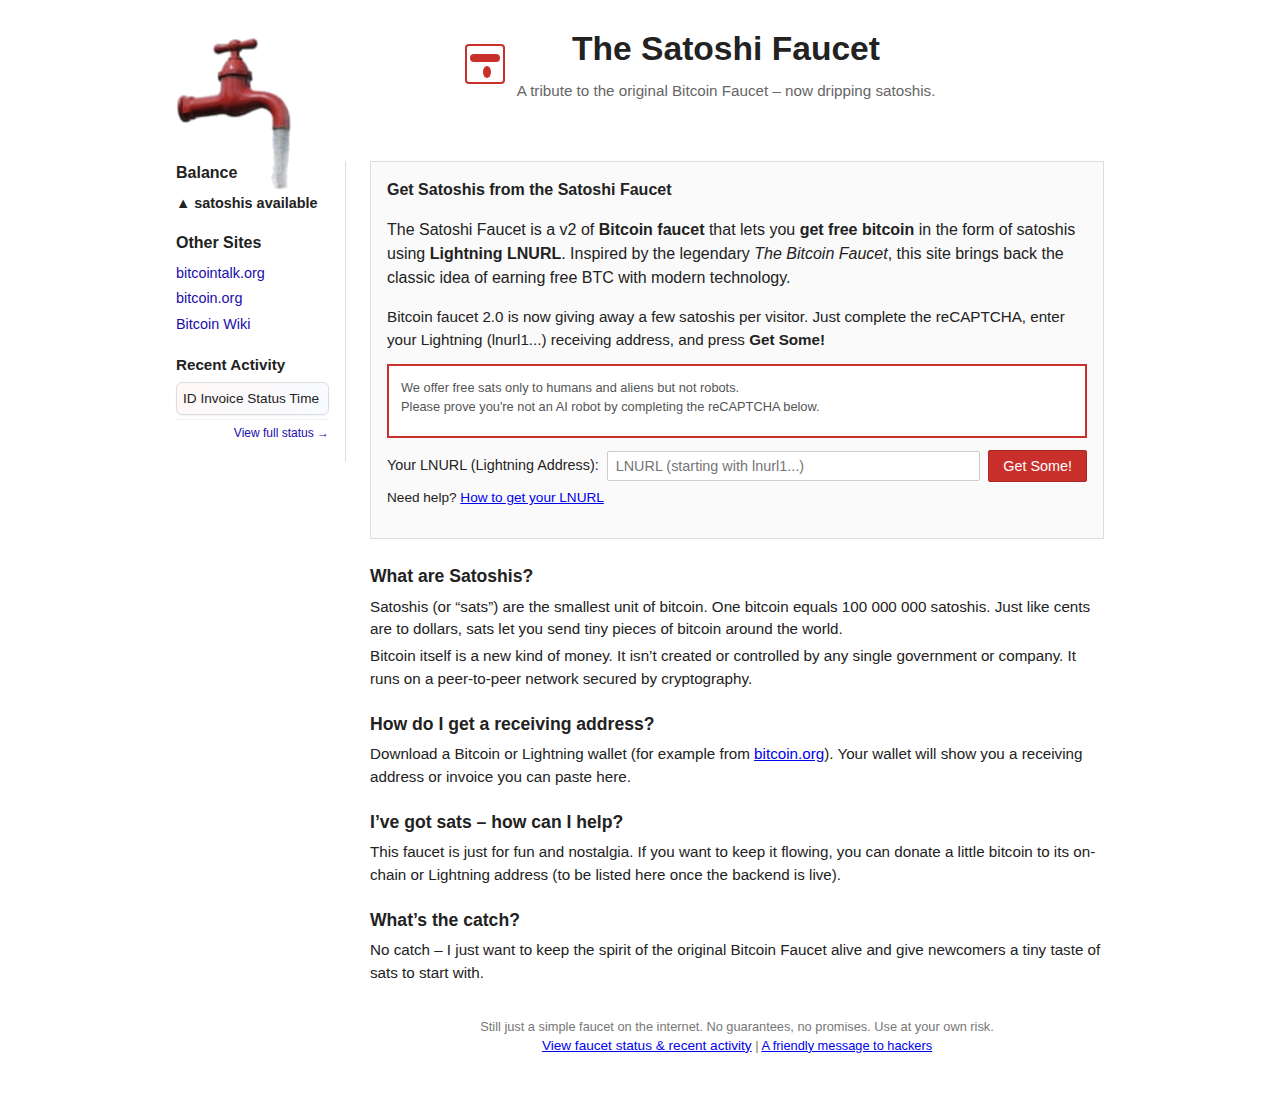
<file: index.html>
<!DOCTYPE html>
<html lang="en">
<link rel="stylesheet" href="assets/style.css" />

<head>
  <meta charset="UTF-8" />



  <!-- Primary SEO -->
  <title>The Satoshi Faucet – Free Bitcoin & Free Satoshis (Lightning LNURL Faucet)</title>
  <meta name="viewport" content="width=device-width, initial-scale=1" />
  <meta name="description"
    content="The Satoshi Faucet gives you free Bitcoin (satoshis) instantly using Lightning LNURL. A modern revival of the legendary Bitcoin Faucet. Learn how to get free bitcoin safely and easily.">

  <meta name="keywords" content="
free bitcoin,
free bitcoins,
bitcoin faucet,
the bitcoin faucet,
the satoshi faucet,
free satoshis,
how to get free bitcoin,
how to get free satoshis,
lightning bitcoin faucet,
lnurl faucet,
bitcoin lightning faucet,
free btc,
bitcoin rewards,
earn bitcoin free
">

  <meta name="author" content="The Satoshi Faucet">
  <meta name="robots" content="index, follow">

  <!-- Open Graph (for social & previews) -->
  <meta property="og:title" content="The Satoshi Faucet – Free Bitcoin via Lightning LNURL">
  <meta property="og:description"
    content="Get free Bitcoin (satoshis) from The Satoshi Faucet. A modern Lightning LNURL Bitcoin faucet inspired by the legendary original Bitcoin Faucet.">
  <meta property="og:type" content="website">
  <meta property="og:url" content="https://thesatoshifaucet.com/">

  <!-- Twitter -->
  <meta name="twitter:card" content="summary">
  <meta name="twitter:title" content="The Satoshi Faucet – Free Bitcoin & Free Satoshis">
  <meta name="twitter:description"
    content="Earn free satoshis using a Lightning LNURL Bitcoin faucet. No wallet keys stored. Classic faucet, modern tech.">

  <script src="https://www.google.com/recaptcha/api.js" async defer></script>

</head>

<body onload="refreshBalance();">
  <div class="page">
    <header>
      <!-- Tap graphic (replace tap.png with your actual file) -->
      <img src="tap.png" alt="Faucet" class="tap-image" />

      <div class="logo-area">
        <div class="faucet-icon" aria-hidden="true"></div>
        <div>
          <h1>The Satoshi Faucet</h1>
          <div class="subtitle">A tribute to the original Bitcoin Faucet – now dripping satoshis.</div>
        </div>
      </div>
    </header>

    <div class="layout">
      <!-- Left column / sidebar -->
      <aside class="sidebar">
        <h2>Balance</h2>
        <div class="sidebar-value" id="available-balance">▲ satoshis available</div>
        <h2>Other Sites</h2>
        <ul>
          <li><a href="https://bitcointalk.org" target="_blank" rel="noopener noreferrer">bitcointalk.org</a></li>
          <li><a href="https://bitcoin.org" target="_blank" rel="noopener noreferrer">bitcoin.org</a></li>
          <li><a href="https://en.bitcoin.it/wiki/Main_Page" target="_blank" rel="noopener noreferrer">Bitcoin Wiki</a>
          </li>
        </ul>

        <!-- MINI DASHBOARD -->
        <section class="recent-activity">
          <h2>Recent Activity</h2>
          <div class="recent-activity-box">
            <div class="recent-activity-header">
              <span class="recent-head-id">ID</span>
              <span class="recent-head-invoice">Invoice</span>
              <span class="recent-head-status">Status</span>
              <span class="recent-head-time">Time</span>
            </div>

            <ul id="recent-activity-items" class="recent-activity-list">
              <!-- JS fills rows here -->
            </ul>
          </div>
          <div class="recent-activity-footer">
            <a href="faucet-status.php">View full status &rarr;</a>
          </div>
        </section>

      </aside>

      <!-- Main content -->
      <main>
        <div class="faucet-panel">
          <div class="faucet-panel-title">Get Satoshis from the Satoshi Faucet</div>

          <p>
            The Satoshi Faucet is a v2 of <strong>Bitcoin faucet</strong> that lets you
            <strong>get free bitcoin</strong> in the form of satoshis using
            <strong>Lightning LNURL</strong>.
            Inspired by the legendary <em>The Bitcoin Faucet</em>,
            this site brings back the classic idea of earning free BTC with modern technology.
          </p>

          <p class="faucet-panel-text">
            Bitcoin faucet 2.0 is now giving away a few satoshis per visitor. Just complete the reCAPTCHA, 
            enter your Lightning (lnurl1...)
            receiving address, and press <strong>Get Some!</strong>
          </p>

          <form id="faucet-form" autocomplete="off">
            <div class="captcha-wrap">
              <div class="captcha-note">
                We offer free sats only to humans and aliens but not robots.<br>
                Please prove you're not an AI robot by completing the reCAPTCHA below.
              </div>
              <!-- Google reCAPTCHA -->
              <div class="g-recaptcha" data-sitekey="6LfFKSEsAAAAAKBqHR-UMEAQppJZ58vzoY4R_qb_"></div>
            </div>

            <div class="address-row">
              <label for="address-input">Your LNURL (Lightning Address):</label>
              <input id="address-input" name="address" type="text" placeholder="LNURL (starting with lnurl1...)" />
              <button type="submit" class="btn-primary" id="get-button">Get Some!</button>
            </div>

            <p style="font-size:0.85rem;margin-top:6px;">
              Need help?
              <a href="how-to-get-lnurl.html" rel="noopener">
                How to get your LNURL
              </a>
            </p>

            <div class="status-message" id="status-message" aria-live="polite"></div>
          </form>

        </div>

        <!-- Informational sections -->
        <section>
          <h2>What are Satoshis?</h2>
          <p>
            Satoshis (or “sats”) are the smallest unit of bitcoin. One bitcoin equals 100&nbsp;000&nbsp;000 satoshis.
            Just like cents are to dollars, sats let you send tiny pieces of bitcoin around the world.
          </p>
          <p>
            Bitcoin itself is a new kind of money. It isn’t created or controlled by any single government or company.
            It runs on a peer-to-peer network secured by cryptography.
          </p>
        </section>

        <section>
          <h2>How do I get a receiving address?</h2>
          <p>
            Download a Bitcoin or Lightning wallet (for example from
            <a href="https://bitcoin.org/en/choose-your-wallet" target="_blank"
              rel="noopener noreferrer">bitcoin.org</a>).
            Your wallet will show you a receiving address or invoice you can paste here.
          </p>
        </section>

        <section>
          <h2>I’ve got sats – how can I help?</h2>
          <p>
            This faucet is just for fun and nostalgia. If you want to keep it flowing, you can donate a little bitcoin
            to its on-chain or Lightning address (to be listed here once the backend is live).
          </p>
        </section>

        <section>
          <h2>What’s the catch?</h2>
          <p>
            No catch – I just want to keep the spirit of the original Bitcoin Faucet alive and give newcomers a tiny
            taste of sats to start with.
          </p>
        </section>

        <footer>
          Still just a simple faucet on the internet. No guarantees, no promises. Use at your own risk.
          <br />
          <a href="faucet-status.php" style="font-size:0.85rem;">View faucet status &amp; recent activity</a>
          | <a href="dear-hackers.html" style="font-size:0.8rem;">A friendly message to hackers</a>
        </footer>
      </main>
    </div>
  </div>

  <script src="https://www.google.com/recaptcha/api.js" async defer></script>
  <script>
    (function () {
      const form = document.getElementById("faucet-form");
      const addressEl = document.getElementById("address-input");
      const statusEl = document.getElementById("status-message");
      const getBtn = document.getElementById("get-button");

      form.addEventListener("submit", function (e) {
        e.preventDefault();
        statusEl.textContent = "";
        statusEl.className = "status-message";

        const invoice = addressEl.value.trim();
        if (!invoice) {
          statusEl.textContent = "Please paste a Lightning invoice (BOLT11).";
          statusEl.classList.add("status-error");
          return;
        }

        let captchaResponse = "";
        if (window.grecaptcha) {
          captchaResponse = grecaptcha.getResponse();
        }
        if (!captchaResponse) {
          statusEl.textContent = "Please complete the reCAPTCHA before claiming.";
          statusEl.classList.add("status-error");
          return;
        }

        getBtn.disabled = true;

        const formData = new FormData();
        formData.append("address", invoice);
        formData.append("g-recaptcha-response", captchaResponse);

        fetch("claim.php", {
          method: "POST",
          body: formData
        })
          .then(r => r.json())
          .then(data => {
            if (data.status === "queued") {
              statusEl.textContent = data.message + " (Invoice: " + data.invoice + ")";
              statusEl.classList.add("status-success");
              window.refreshRecentActivity(); // refresh recent activity list
            } else if (data.status === "already_claimed") {
              statusEl.textContent = data.message + " (Invoice: " + data.invoice + ")";
              statusEl.classList.add("status-error");
            } else {
              statusEl.textContent = data.message || "Something went wrong. Please try again.";
              statusEl.textContent += " (Error: " + data.debug + ")";
              statusEl.classList.add("status-error");
            }
          })
          .catch(err => {
            console.error(err);
            statusEl.textContent = "Network error. Please try again.";
            statusEl.classList.add("status-error");
          })
          .finally(() => {
            getBtn.disabled = false;
            if (window.grecaptcha) {
              grecaptcha.reset();
            }
          });
      });
    })();
  </script>

  <script>
    (function () {
      const listEl = document.getElementById("recent-activity-items");
      if (!listEl) return;

      function renderItems(items) {
        listEl.innerHTML = "";

        if (!items || !items.length) {
          const li = document.createElement("li");
          li.className = "recent-activity-item";
          li.innerHTML =
            '<div class="recent-col-id">–</div>' +
            '<div class="recent-col-invoice">No activity yet.</div>' +
            '<div class="recent-col-status"></div>' +
            '<div class="recent-col-time"></div>';
          listEl.appendChild(li);
          return;
        }

        items.forEach(function (item) {
          const li = document.createElement("li");
          li.className = "recent-activity-item";

          // Col 1: ID
          const colId = document.createElement("div");
          colId.className = "recent-col-id";
          colId.textContent = item.id;

          // Col 2: invoice pill (short text, full in tooltip)
          const colInvoice = document.createElement("div");
          colInvoice.className = "recent-col-invoice";
          const pill = document.createElement("span");
          pill.className = "recent-invoice-pill";
          pill.title = item.invoiceFull || ""; // full invoice on mouseover

          const icon = document.createElement("span");
          icon.className = "recent-invoice-icon";
          icon.textContent = "⚡";

          const text = document.createElement("span");
          text.textContent = item.invoiceShort || "ln…";

          pill.appendChild(icon);
          pill.appendChild(text);
          colInvoice.appendChild(pill);

          // Col 3: status pill
          const colStatus = document.createElement("div");
          colStatus.className = "recent-col-status";

          const statusPill = document.createElement("span");
          const key = (item.statusKey || "").toLowerCase();
          let cssKey = key;
          if (key === "pending" || key === "processing") cssKey = "pending";
          if (key === "failed" || key === "blocked") cssKey = "failed";

          statusPill.className = "recent-status-pill recent-status-" + cssKey;

          // 🟡 Tooltip text: show sats sent if >0, otherwise sats requested
          const satsRequested = typeof item.satsRequested === "number" ? item.satsRequested : 0;
          const satsSent = typeof item.satsSent === "number" ? item.satsSent : 0;

          if (satsSent > 0 && key === "paid") {
            statusPill.title = satsSent + " sats sent";
          } else if (satsRequested > 0) {
            statusPill.title = satsRequested + " sats requested";
          } else {
            statusPill.title = "No sats info";
          }

          const statusIcon = document.createElement("span");
          if (key === "paid") statusIcon.textContent = "✅";
          else if (key === "failed" || key === "blocked") statusIcon.textContent = "⚠️";
          else statusIcon.textContent = "⏳";

          const statusText = document.createElement("span");
          statusText.textContent = item.status || "";

          statusPill.appendChild(statusIcon);
          statusPill.appendChild(statusText);
          colStatus.appendChild(statusPill);


          // Col 4: clock icon with tooltip = last updated
          const colTime = document.createElement("div");
          colTime.className = "recent-col-time";
          const timeSpan = document.createElement("span");
          timeSpan.className = "recent-time-icon";
          timeSpan.textContent = "🕒";

          colStatus.title = "Stats Sent: " + (item.satsSent || 0);

          const lastTime = item.updatedAt || item.createdAt || "";
          timeSpan.title = lastTime
            ? "Last update: " + lastTime + " UTC"
            : "No timestamp";

          colTime.appendChild(timeSpan);

          li.appendChild(colId);
          li.appendChild(colInvoice);
          li.appendChild(colStatus);
          li.appendChild(colTime);
          listEl.appendChild(li);
        });
      }

      window.refreshRecentActivity = function () {
        fetch("recent-activity.php", { cache: "no-store" })
          .then(function (res) { return res.json(); })
          .then(function (data) {
            renderItems(data.items || []);
          })
          .catch(function () {
            // You can log errors if you want
          });
      };

      // Initial load + poll
      window.refreshRecentActivity();
      //setInterval(window.refreshRecentActivity, 6000); // every 6 seconds
    })();

    // on page load

  </script>
  <script src="scripts/faucet.js" async defer></script>
</body>

</html>
</file>
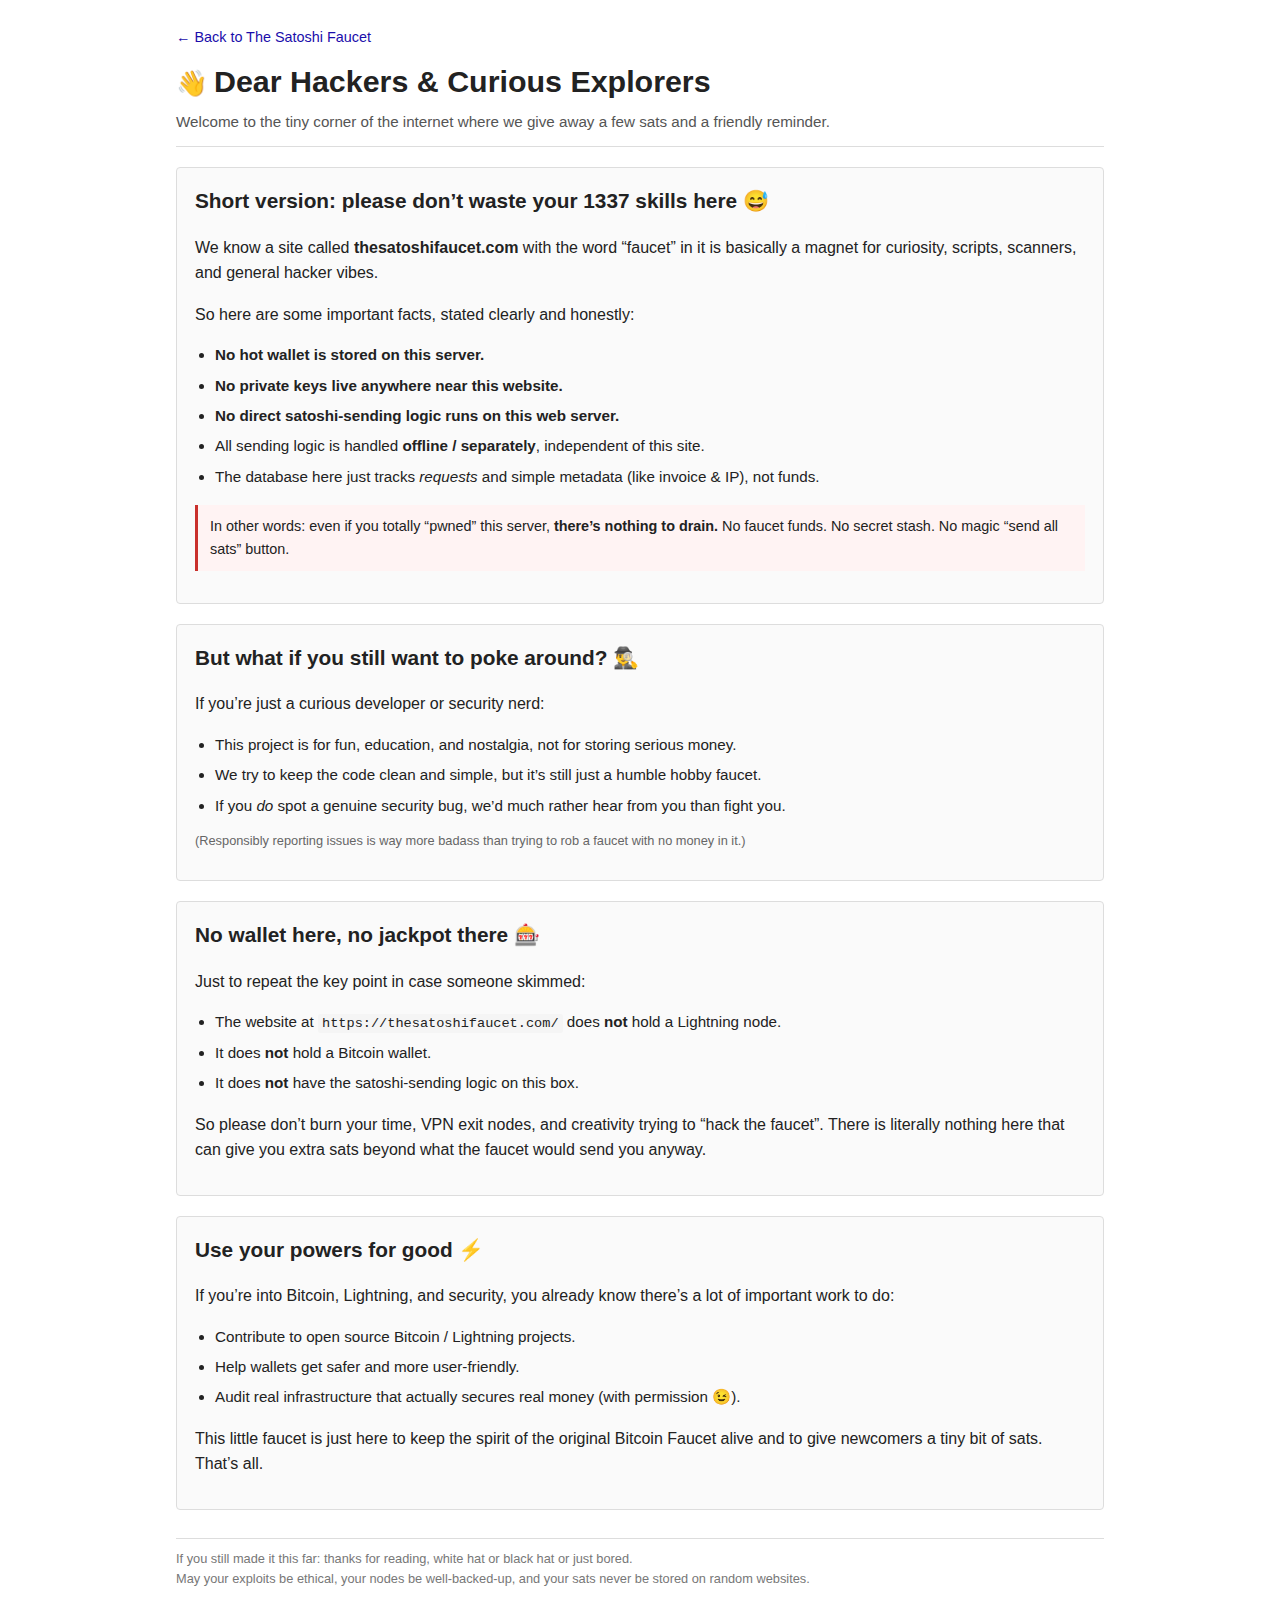
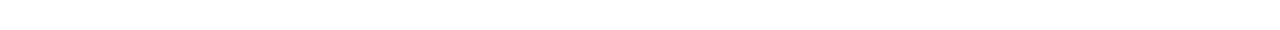
<file: dear-hackers copy.html>
<!DOCTYPE html>
<html lang="en">
<head>
  <meta charset="UTF-8" />
  <title>Dear Hackers – The Satoshi Faucet</title>
  <meta name="viewport" content="width=device-width, initial-scale=1" />
  <meta name="description"
        content="A friendly message to curious hackers visiting The Satoshi Faucet." />
  <style>
    :root {
      --accent: #c9302c;
      --accent-dark: #a72824;
      --border-color: #ddd;
      --bg-light: #fafafa;
      --font-main: -apple-system, BlinkMacSystemFont, "Segoe UI", Roboto, Helvetica, Arial, sans-serif;
    }

    * {
      box-sizing: border-box;
    }

    body {
      margin: 0;
      padding: 0;
      font-family: var(--font-main);
      background: #ffffff;
      color: #222;
      line-height: 1.6;
    }

    .page {
      max-width: 960px;
      margin: 0 auto;
      padding: 24px 16px 40px;
    }

    header {
      border-bottom: 1px solid var(--border-color);
      padding-bottom: 12px;
      margin-bottom: 20px;
    }

    .back-link {
      font-size: 0.9rem;
      margin-bottom: 8px;
      display: inline-block;
      text-decoration: none;
      color: #1a0dab;
    }

    .back-link:hover {
      text-decoration: underline;
    }

    h1 {
      font-size: 1.9rem;
      margin: 0 0 4px;
    }

    .subtitle {
      font-size: 0.95rem;
      color: #555;
    }

    .card {
      border: 1px solid var(--border-color);
      background: var(--bg-light);
      border-radius: 4px;
      padding: 16px 18px;
      margin-bottom: 20px;
    }

    h2 {
      margin-top: 0;
      font-size: 1.3rem;
    }

    .emoji-header {
      font-size: 1.6rem;
      margin-right: 6px;
    }

    .fact-list {
      margin: 10px 0 0;
      padding-left: 20px;
      font-size: 0.95rem;
    }

    .fact-list li {
      margin-bottom: 6px;
    }

    .highlight {
      background: #fff3f3;
      border-left: 3px solid var(--accent);
      padding: 10px 12px;
      font-size: 0.9rem;
      margin: 16px 0;
    }

    .tiny {
      font-size: 0.8rem;
      color: #666;
    }

    code {
      font-family: "SFMono-Regular", Menlo, Monaco, Consolas, "Liberation Mono", "Courier New", monospace;
      font-size: 0.85rem;
      background: #f5f5f5;
      padding: 2px 4px;
      border-radius: 3px;
    }

    a {
      color: #1a0dab;
    }

    a:hover {
      text-decoration: underline;
    }

    footer {
      margin-top: 28px;
      font-size: 0.8rem;
      color: #777;
      border-top: 1px solid var(--border-color);
      padding-top: 10px;
    }

    @media (max-width: 600px) {
      h1 {
        font-size: 1.6rem;
      }
      .card {
        padding: 14px 12px;
      }
    }
  </style>
</head>
<body>
  <div class="page">
    <header>
      <a href="index.html" class="back-link">&larr; Back to The Satoshi Faucet</a>
      <h1><span class="emoji-header">👋</span>Dear Hackers &amp; Curious Explorers</h1>
      <div class="subtitle">
        Welcome to the tiny corner of the internet where we give away a few sats and a friendly reminder.
      </div>
    </header>

    <div class="card">
      <h2>Short version: please don’t waste your 1337 skills here 😅</h2>
      <p>
        We know a site called <strong>thesatoshifaucet.com</strong> with the word “faucet” in it is basically a magnet
        for curiosity, scripts, scanners, and general hacker vibes.
      </p>
      <p>
        So here are some important facts, stated clearly and honestly:
      </p>
      <ul class="fact-list">
        <li><strong>No hot wallet is stored on this server.</strong></li>
        <li><strong>No private keys live anywhere near this website.</strong></li>
        <li><strong>No direct satoshi-sending logic runs on this web server.</strong></li>
        <li>All sending logic is handled <strong>offline / separately</strong>, independent of this site.</li>
        <li>The database here just tracks <em>requests</em> and simple metadata (like invoice &amp; IP), not funds.</li>
      </ul>
      <div class="highlight">
        In other words: even if you totally “pwned” this server,
        <strong>there’s nothing to drain.</strong>
        No faucet funds. No secret stash. No magic “send all sats” button.
      </div>
    </div>

    <div class="card">
      <h2>But what if you still want to poke around? 🕵️‍♂️</h2>
      <p>
        If you’re just a curious developer or security nerd:
      </p>
      <ul class="fact-list">
        <li>This project is for fun, education, and nostalgia, not for storing serious money.</li>
        <li>We try to keep the code clean and simple, but it’s still just a humble hobby faucet.</li>
        <li>If you <em>do</em> spot a genuine security bug, we’d much rather hear from you than fight you.</li>
      </ul>
      <p class="tiny">
        (Responsibly reporting issues is way more badass than trying to rob a faucet with no money in it.)
      </p>
    </div>

    <div class="card">
      <h2>No wallet here, no jackpot there 🎰</h2>
      <p>
        Just to repeat the key point in case someone skimmed:
      </p>
      <ul class="fact-list">
        <li>The website at <code>https://thesatoshifaucet.com/</code> does <strong>not</strong> hold a Lightning node.</li>
        <li>It does <strong>not</strong> hold a Bitcoin wallet.</li>
        <li>It does <strong>not</strong> have the satoshi-sending logic on this box.</li>
      </ul>
      <p>
        So please don’t burn your time, VPN exit nodes, and creativity trying to “hack the faucet”. There is
        literally nothing here that can give you extra sats beyond what the faucet would send you anyway.
      </p>
    </div>

    <div class="card">
      <h2>Use your powers for good ⚡</h2>
      <p>
        If you’re into Bitcoin, Lightning, and security, you already know there’s a lot of important work to do:
      </p>
      <ul class="fact-list">
        <li>Contribute to open source Bitcoin / Lightning projects.</li>
        <li>Help wallets get safer and more user-friendly.</li>
        <li>Audit real infrastructure that actually secures real money (with permission 😉).</li>
      </ul>
      <p>
        This little faucet is just here to keep the spirit of the original Bitcoin Faucet alive and to give newcomers
        a tiny bit of sats. That’s all.
      </p>
    </div>

    <footer>
      If you still made it this far: thanks for reading, white hat or black hat or just bored.
      <br />
      May your exploits be ethical, your nodes be well-backed-up, and your sats never be stored on random websites.
    </footer>
  </div>
</body>
</html>
</file>
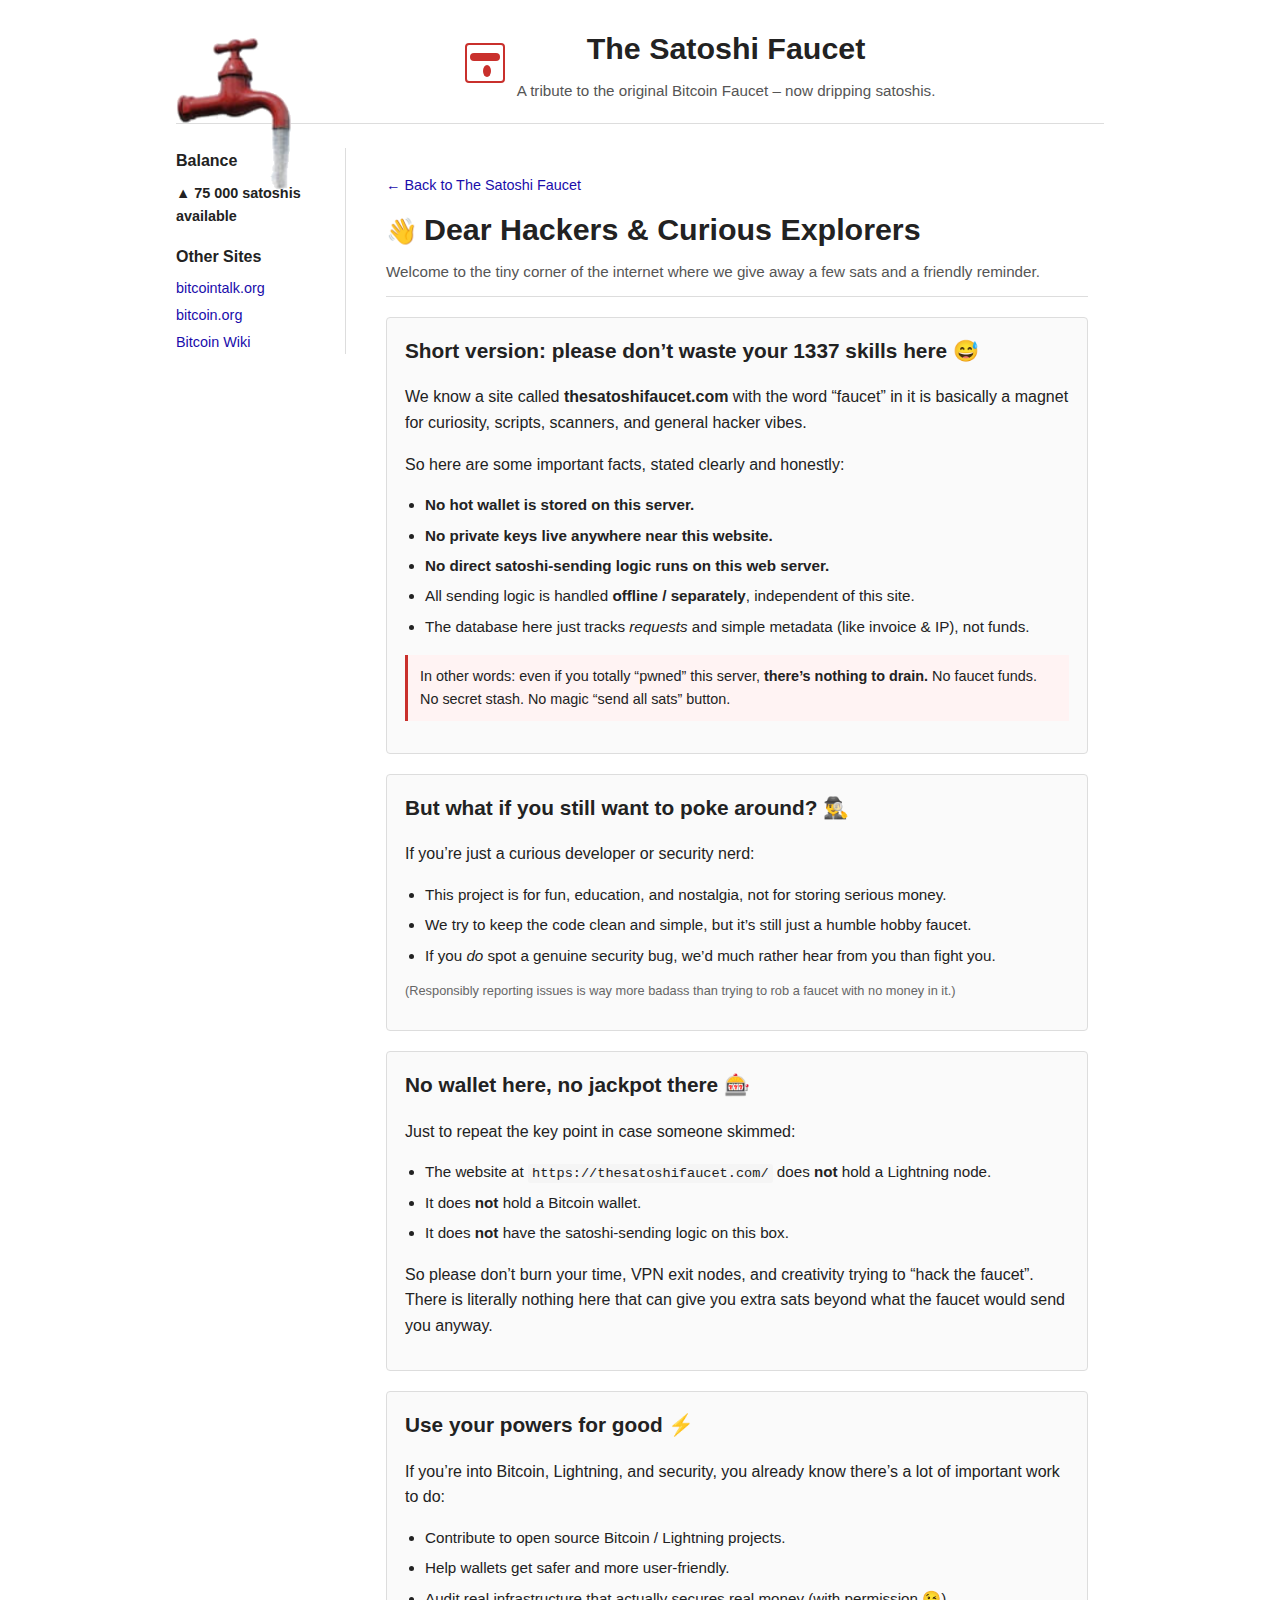
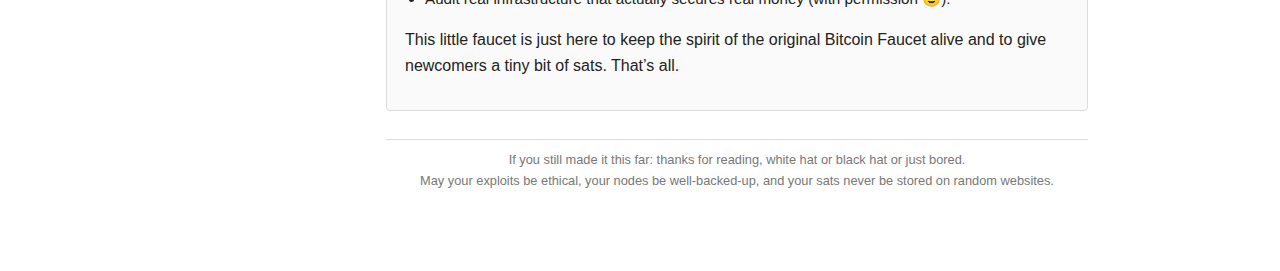
<file: dear-hackers.html>
<!DOCTYPE html>
<html lang="en">
<link rel="stylesheet" href="assets/style.css" />
<link rel="stylesheet" href="assets/innerstyle.css" />

<head>
    <meta charset="UTF-8" />
    <title>Dear Hackers – The Satoshi Faucet</title>
    <meta name="viewport" content="width=device-width, initial-scale=1" />
    <meta name="description" content="A friendly message to curious hackers visiting The Satoshi Faucet." />
</head>
<style>
    :root {
        --accent: #c9302c;
        --accent-dark: #a72824;
        --border-color: #ddd;
        --bg-light: #fafafa;
        --font-main: -apple-system, BlinkMacSystemFont, "Segoe UI", Roboto, Helvetica, Arial, sans-serif;
    }

    * {
        box-sizing: border-box;
    }

    body {
        margin: 0;
        padding: 0;
        font-family: var(--font-main);
        background: #ffffff;
        color: #222;
        line-height: 1.6;
    }

    .page {
        max-width: 960px;
        margin: 0 auto;
        padding: 24px 16px 40px;
    }

    header {
        border-bottom: 1px solid var(--border-color);
        padding-bottom: 12px;
        margin-bottom: 20px;
    }

    .back-link {
        font-size: 0.9rem;
        margin-bottom: 8px;
        display: inline-block;
        text-decoration: none;
        color: #1a0dab;
    }

    .back-link:hover {
        text-decoration: underline;
    }

    h1 {
        font-size: 1.9rem;
        margin: 0 0 4px;
    }

    .subtitle {
        font-size: 0.95rem;
        color: #555;
    }

    .card {
        border: 1px solid var(--border-color);
        background: var(--bg-light);
        border-radius: 4px;
        padding: 16px 18px;
        margin-bottom: 20px;
    }

    h2 {
        margin-top: 0;
        font-size: 1.3rem;
    }

    .emoji-header {
        font-size: 1.6rem;
        margin-right: 6px;
    }

    .fact-list {
        margin: 10px 0 0;
        padding-left: 20px;
        font-size: 0.95rem;
    }

    .fact-list li {
        margin-bottom: 6px;
    }

    .highlight {
        background: #fff3f3;
        border-left: 3px solid var(--accent);
        padding: 10px 12px;
        font-size: 0.9rem;
        margin: 16px 0;
    }

    .tiny {
        font-size: 0.8rem;
        color: #666;
    }

    code {
        font-family: "SFMono-Regular", Menlo, Monaco, Consolas, "Liberation Mono", "Courier New", monospace;
        font-size: 0.85rem;
        background: #f5f5f5;
        padding: 2px 4px;
        border-radius: 3px;
    }

    a {
        color: #1a0dab;
    }

    a:hover {
        text-decoration: underline;
    }

    footer {
        margin-top: 28px;
        font-size: 0.8rem;
        color: #777;
        border-top: 1px solid var(--border-color);
        padding-top: 10px;
    }

    .headerInner{
        padding-left: unset !important;
        text-align: left !important;
    }

    @media (max-width: 600px) {
        h1 {
            font-size: 1.6rem;
        }

        .card {
            padding: 14px 12px;
        }
    }
</style>

<body>
    <div class="page">
        <header>
            <!-- Tap graphic (replace tap.png with your actual file) -->
            <img src="tap.png" alt="Faucet" class="tap-image" />

            <div class="logo-area">
                <div class="faucet-icon" aria-hidden="true"></div>
                <div>
                    <h1>The Satoshi Faucet</h1>
                    <div class="subtitle">A tribute to the original Bitcoin Faucet – now dripping satoshis.</div>
                </div>
            </div>
        </header>

        <div class="layout">
            <!-- Left column / sidebar -->
            <aside class="sidebar">
                <h2>Balance</h2>
                <div class="sidebar-value" id="available-balance">▲ 75&nbsp;000 satoshis available</div>                

                <h2>Other Sites</h2>
                <ul>
                    <li><a href="https://bitcointalk.org" target="_blank" rel="noopener noreferrer">bitcointalk.org</a>
                    </li>
                    <li><a href="https://bitcoin.org" target="_blank" rel="noopener noreferrer">bitcoin.org</a></li>
                    <li><a href="https://en.bitcoin.it/wiki/Main_Page" target="_blank" rel="noopener noreferrer">Bitcoin
                            Wiki</a>
                    </li>
                </ul>
            </aside>

            <!-- Main content -->
            <main>
                <div class="page">
                    <header class="headerInner">
                        <a href="index.html" class="back-link">&larr; Back to The Satoshi Faucet</a>
                        <h1><span class="emoji-header">👋</span>Dear Hackers &amp; Curious Explorers</h1>
                        <div class="subtitle">
                            Welcome to the tiny corner of the internet where we give away a few sats and a friendly
                            reminder.
                        </div>
                    </header> 
                    <div class="card">
                        <h2>Short version: please don’t waste your 1337 skills here 😅</h2>
                        <p>
                            We know a site called <strong>thesatoshifaucet.com</strong> with the word “faucet” in it is
                            basically a magnet
                            for curiosity, scripts, scanners, and general hacker vibes.
                        </p>
                        <p>
                            So here are some important facts, stated clearly and honestly:
                        </p>
                        <ul class="fact-list">
                            <li><strong>No hot wallet is stored on this server.</strong></li>
                            <li><strong>No private keys live anywhere near this website.</strong></li>
                            <li><strong>No direct satoshi-sending logic runs on this web server.</strong></li>
                            <li>All sending logic is handled <strong>offline / separately</strong>, independent of this
                                site.</li>
                            <li>The database here just tracks <em>requests</em> and simple metadata (like invoice &amp;
                                IP), not funds.</li>
                        </ul>
                        <div class="highlight">
                            In other words: even if you totally “pwned” this server,
                            <strong>there’s nothing to drain.</strong>
                            No faucet funds. No secret stash. No magic “send all sats” button.
                        </div>
                    </div>

                    <div class="card">
                        <h2>But what if you still want to poke around? 🕵️‍♂️</h2>
                        <p>
                            If you’re just a curious developer or security nerd:
                        </p>
                        <ul class="fact-list">
                            <li>This project is for fun, education, and nostalgia, not for storing serious money.</li>
                            <li>We try to keep the code clean and simple, but it’s still just a humble hobby faucet.
                            </li>
                            <li>If you <em>do</em> spot a genuine security bug, we’d much rather hear from you than
                                fight you.</li>
                        </ul>
                        <p class="tiny">
                            (Responsibly reporting issues is way more badass than trying to rob a faucet with no money
                            in it.)
                        </p>
                    </div>

                    <div class="card">
                        <h2>No wallet here, no jackpot there 🎰</h2>
                        <p>
                            Just to repeat the key point in case someone skimmed:
                        </p>
                        <ul class="fact-list">
                            <li>The website at <code>https://thesatoshifaucet.com/</code> does <strong>not</strong> hold
                                a Lightning node.</li>
                            <li>It does <strong>not</strong> hold a Bitcoin wallet.</li>
                            <li>It does <strong>not</strong> have the satoshi-sending logic on this box.</li>
                        </ul>
                        <p>
                            So please don’t burn your time, VPN exit nodes, and creativity trying to “hack the faucet”.
                            There is
                            literally nothing here that can give you extra sats beyond what the faucet would send you
                            anyway.
                        </p>
                    </div>

                    <div class="card">
                        <h2>Use your powers for good ⚡</h2>
                        <p>
                            If you’re into Bitcoin, Lightning, and security, you already know there’s a lot of important
                            work to do:
                        </p>
                        <ul class="fact-list">
                            <li>Contribute to open source Bitcoin / Lightning projects.</li>
                            <li>Help wallets get safer and more user-friendly.</li>
                            <li>Audit real infrastructure that actually secures real money (with permission 😉).</li>
                        </ul>
                        <p>
                            This little faucet is just here to keep the spirit of the original Bitcoin Faucet alive and
                            to give newcomers
                            a tiny bit of sats. That’s all.
                        </p>
                    </div>

                    <footer>
                        If you still made it this far: thanks for reading, white hat or black hat or just bored.
                        <br />
                        May your exploits be ethical, your nodes be well-backed-up, and your sats never be stored on
                        random websites.
                    </footer>
                </div>
        </div>
        </main>
    </div>
    </div>

</body>

</html>
</file>
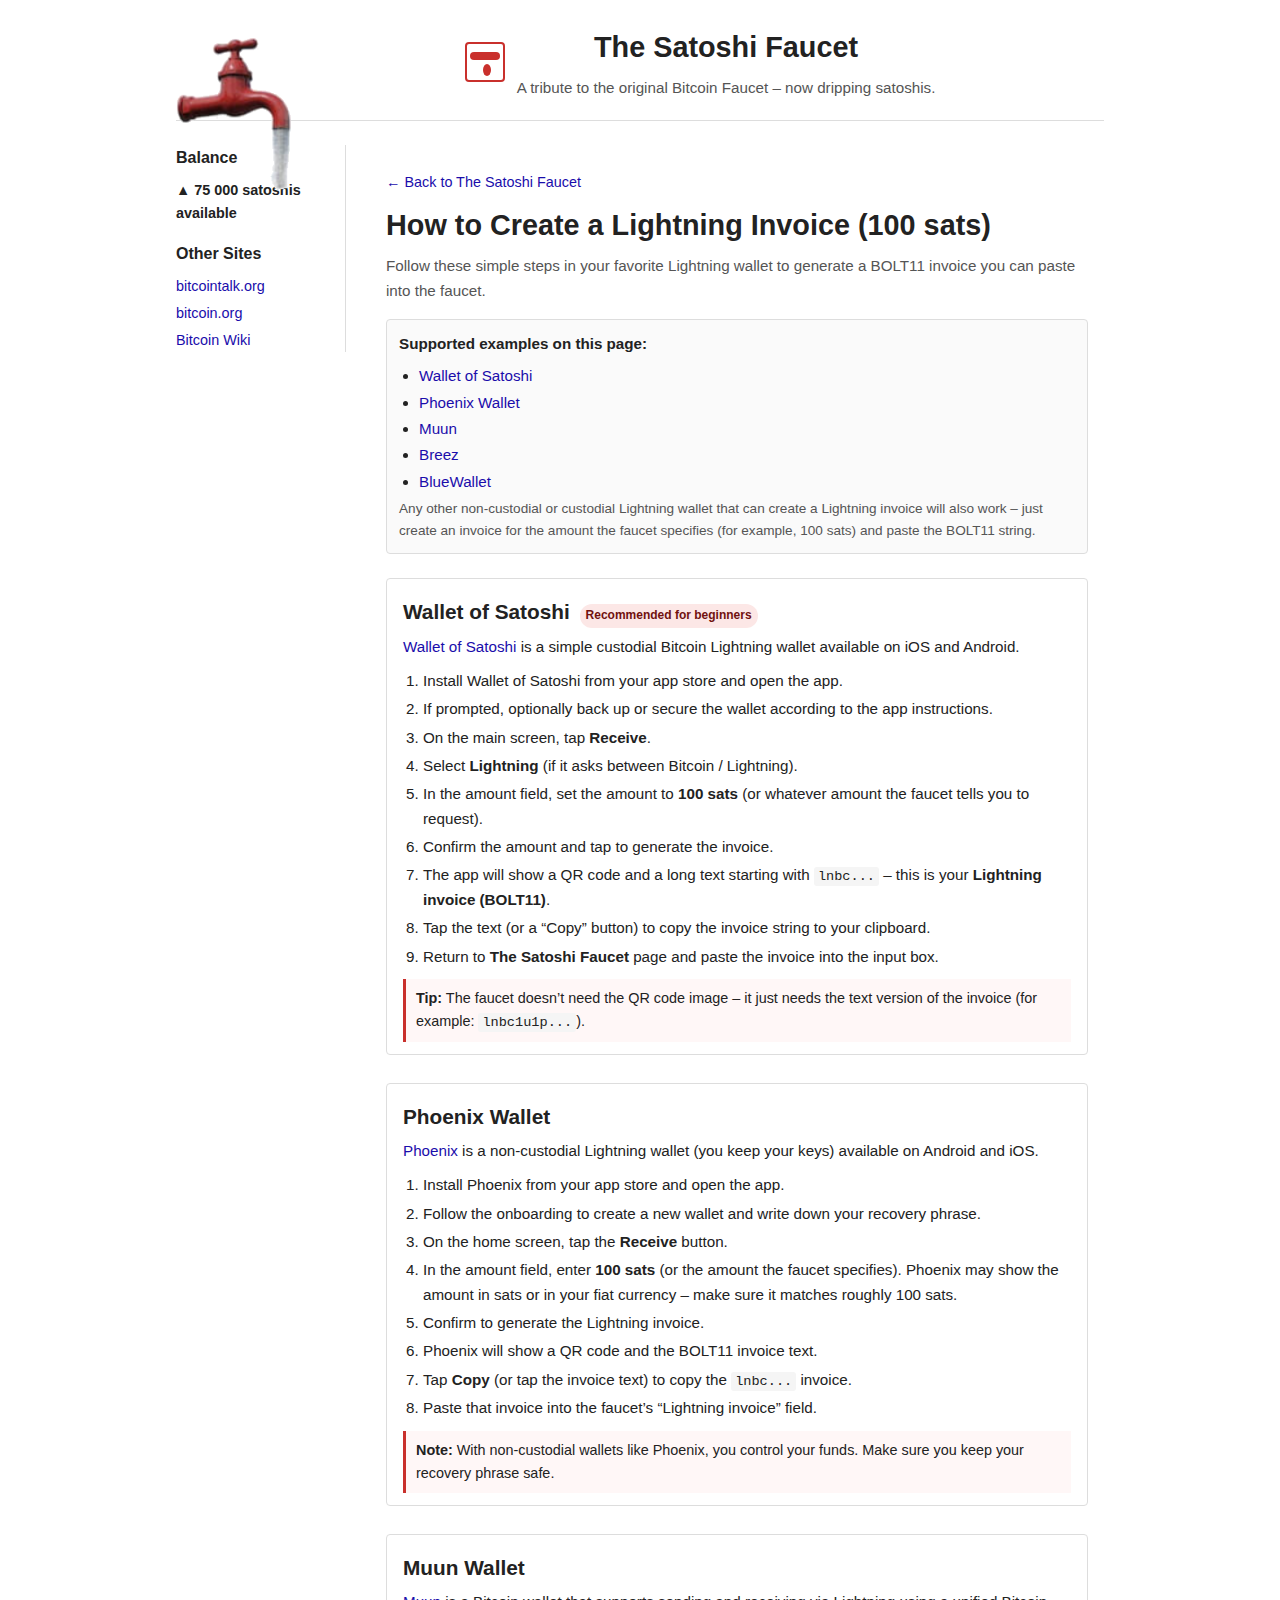
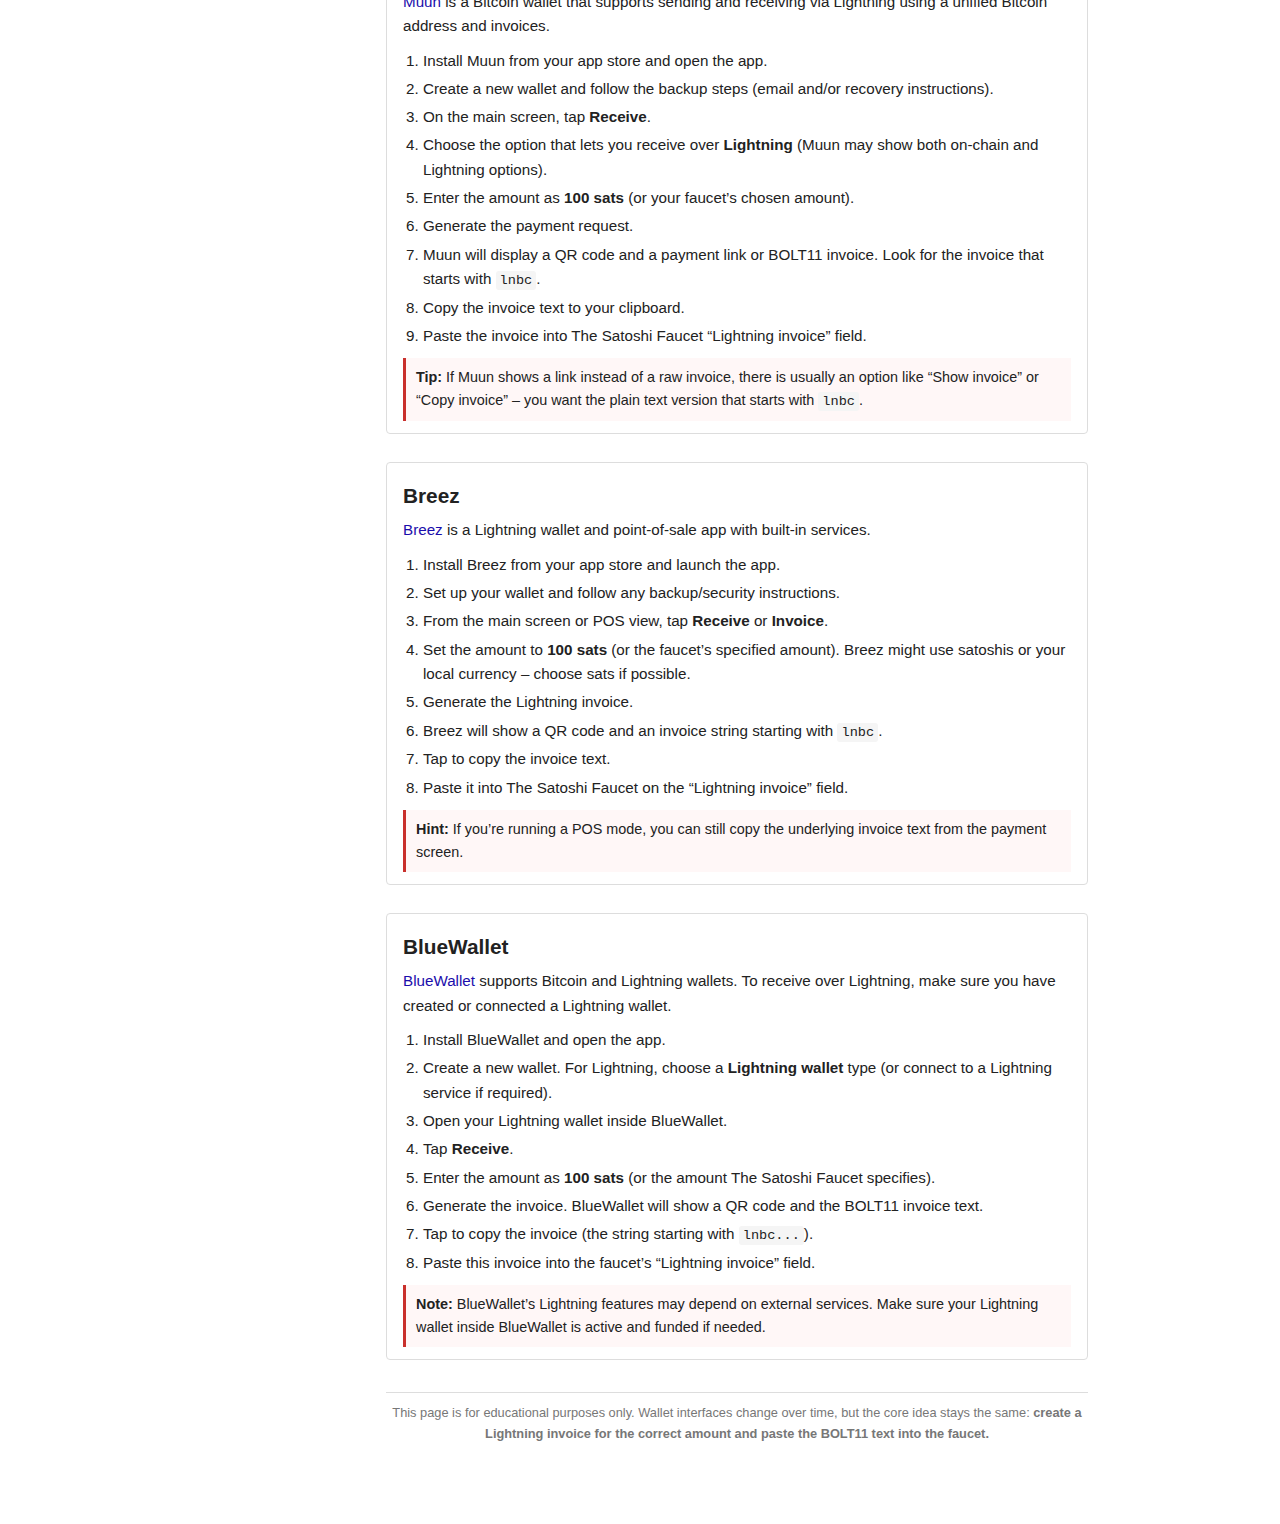
<file: how-to-create-lightning-invoice-steps.html>
<!DOCTYPE html>
<html lang="en">
<link rel="stylesheet" href="assets/style.css" />
<link rel="stylesheet" href="assets/innerstyle.css" />
<head>
    <meta charset="UTF-8" />
    <title>The Satoshi Faucet - How to Create a Lightning Invoice (100 sats)</title>
    <meta name="viewport" content="width=device-width, initial-scale=1" />
    <meta name="description"
        content="Step-by-step guide on how to create a Bitcoin Lightning invoice (BOLT11) in popular free wallets such as Wallet of Satoshi, Phoenix, Muun, Breez, and BlueWallet." />

    </head>

<body>
    <div class="page">
        <header>
            <!-- Tap graphic (replace tap.png with your actual file) -->
            <img src="tap.png" alt="Faucet" class="tap-image" />

            <div class="logo-area">
                <div class="faucet-icon" aria-hidden="true"></div>
                <div>
                    <h1>The Satoshi Faucet</h1>
                    <div class="subtitle">A tribute to the original Bitcoin Faucet – now dripping satoshis.</div>
                </div>
            </div>
        </header>

        <div class="layout">
            <!-- Left column / sidebar -->
            <aside class="sidebar">
                <h2>Balance</h2>
                <div class="sidebar-value" id="available-balance">▲ 75&nbsp;000 satoshis available</div>

                <h2>Other Sites</h2>
                <ul>
                    <li><a href="https://bitcointalk.org" target="_blank" rel="noopener noreferrer">bitcointalk.org</a>
                    </li>
                    <li><a href="https://bitcoin.org" target="_blank" rel="noopener noreferrer">bitcoin.org</a></li>
                    <li><a href="https://en.bitcoin.it/wiki/Main_Page" target="_blank" rel="noopener noreferrer">Bitcoin
                            Wiki</a>
                    </li>
                </ul>
            </aside>

            <!-- Main content -->
            <main>
                <div class="page">
                    <div>
                        <a href="index.html" class="back-link">&larr; Back to The Satoshi Faucet</a>
                        <h1>How to Create a Lightning Invoice (100 sats)</h1>
                        <div class="subtitle">
                            Follow these simple steps in your favorite Lightning wallet to generate a BOLT11 invoice you
                            can paste into the faucet.
                        </div>
                    </div>

                    <div class="wallet-list">
                        <strong>Supported examples on this page:</strong>
                        <ul class="wallet-link-list">
                            <li><a href="#wallet-of-satoshi">Wallet of Satoshi</a></li>
                            <li><a href="#phoenix">Phoenix Wallet</a></li>
                            <li><a href="#muun">Muun</a></li>
                            <li><a href="#breez">Breez</a></li>
                            <li><a href="#bluewallet">BlueWallet</a></li>
                        </ul>
                        <div class="tip">
                            Any other non-custodial or custodial Lightning wallet that can create a Lightning invoice
                            will also work – just create an invoice for the amount the faucet specifies (for example,
                            100 sats) and paste the BOLT11 string.
                        </div>
                    </div>

                    <!-- Wallet of Satoshi -->
                    <section class="wallet-guide" id="wallet-of-satoshi">
                        <h2>Wallet of Satoshi <span class="badge">Recommended for beginners</span></h2>
                        <p>
                            <a href="https://www.walletofsatoshi.com/" target="_blank" rel="noopener noreferrer">
                                Wallet of Satoshi
                            </a>
                            is a simple custodial Bitcoin Lightning wallet available on iOS and Android.
                        </p>

                        <ol class="steps">
                            <li>Install Wallet of Satoshi from your app store and open the app.</li>
                            <li>If prompted, optionally back up or secure the wallet according to the app instructions.
                            </li>
                            <li>On the main screen, tap <strong>Receive</strong>.</li>
                            <li>Select <strong>Lightning</strong> (if it asks between Bitcoin / Lightning).</li>
                            <li>
                                In the amount field, set the amount to
                                <strong>100 sats</strong> (or whatever amount the faucet tells you to request).
                            </li>
                            <li>Confirm the amount and tap to generate the invoice.</li>
                            <li>
                                The app will show a QR code and a long text starting with <code>lnbc...</code> – this is
                                your
                                <strong>Lightning invoice (BOLT11)</strong>.
                            </li>
                            <li>
                                Tap the text (or a “Copy” button) to copy the invoice string to your clipboard.
                            </li>
                            <li>Return to <strong>The Satoshi Faucet</strong> page and paste the invoice into the input
                                box.</li>
                        </ol>

                        <div class="example-box">
                            <strong>Tip:</strong> The faucet doesn’t need the QR code image – it just needs the text
                            version of the invoice
                            (for example: <code>lnbc1u1p...</code>).
                        </div>
                    </section>

                    <!-- Phoenix -->
                    <section class="wallet-guide" id="phoenix">
                        <h2>Phoenix Wallet</h2>
                        <p>
                            <a href="https://phoenix.acinq.co/" target="_blank" rel="noopener noreferrer">
                                Phoenix
                            </a>
                            is a non-custodial Lightning wallet (you keep your keys) available on Android and iOS.
                        </p>

                        <ol class="steps">
                            <li>Install Phoenix from your app store and open the app.</li>
                            <li>Follow the onboarding to create a new wallet and write down your recovery phrase.</li>
                            <li>On the home screen, tap the <strong>Receive</strong> button.</li>
                            <li>
                                In the amount field, enter <strong>100 sats</strong> (or the amount the faucet
                                specifies).
                                Phoenix may show the amount in sats or in your fiat currency – make sure it matches
                                roughly 100 sats.
                            </li>
                            <li>Confirm to generate the Lightning invoice.</li>
                            <li>Phoenix will show a QR code and the BOLT11 invoice text.</li>
                            <li>Tap <strong>Copy</strong> (or tap the invoice text) to copy the <code>lnbc...</code>
                                invoice.</li>
                            <li>Paste that invoice into the faucet’s “Lightning invoice” field.</li>
                        </ol>

                        <div class="example-box">
                            <strong>Note:</strong> With non-custodial wallets like Phoenix, you control your funds. Make
                            sure you keep your
                            recovery phrase safe.
                        </div>
                    </section>

                    <!-- Muun -->
                    <section class="wallet-guide" id="muun">
                        <h2>Muun Wallet</h2>
                        <p>
                            <a href="https://muun.com/" target="_blank" rel="noopener noreferrer">
                                Muun
                            </a>
                            is a Bitcoin wallet that supports sending and receiving via Lightning using a unified
                            Bitcoin address and invoices.
                        </p>

                        <ol class="steps">
                            <li>Install Muun from your app store and open the app.</li>
                            <li>Create a new wallet and follow the backup steps (email and/or recovery instructions).
                            </li>
                            <li>On the main screen, tap <strong>Receive</strong>.</li>
                            <li>
                                Choose the option that lets you receive over <strong>Lightning</strong> (Muun may show
                                both on-chain and Lightning options).
                            </li>
                            <li>Enter the amount as <strong>100 sats</strong> (or your faucet’s chosen amount).</li>
                            <li>Generate the payment request.</li>
                            <li>
                                Muun will display a QR code and a payment link or BOLT11 invoice. Look for the invoice
                                that starts with
                                <code>lnbc</code>.
                            </li>
                            <li>Copy the invoice text to your clipboard.</li>
                            <li>Paste the invoice into The Satoshi Faucet “Lightning invoice” field.</li>
                        </ol>

                        <div class="example-box">
                            <strong>Tip:</strong> If Muun shows a link instead of a raw invoice, there is usually an
                            option like
                            “Show invoice” or “Copy invoice” – you want the plain text version that starts with
                            <code>lnbc</code>.
                        </div>
                    </section>

                    <!-- Breez -->
                    <section class="wallet-guide" id="breez">
                        <h2>Breez</h2>
                        <p>
                            <a href="https://breez.technology/" target="_blank" rel="noopener noreferrer">
                                Breez
                            </a>
                            is a Lightning wallet and point-of-sale app with built-in services.
                        </p>

                        <ol class="steps">
                            <li>Install Breez from your app store and launch the app.</li>
                            <li>Set up your wallet and follow any backup/security instructions.</li>
                            <li>From the main screen or POS view, tap <strong>Receive</strong> or
                                <strong>Invoice</strong>.
                            </li>
                            <li>
                                Set the amount to <strong>100 sats</strong> (or the faucet’s specified amount). Breez
                                might use satoshis
                                or your local currency – choose sats if possible.
                            </li>
                            <li>Generate the Lightning invoice.</li>
                            <li>Breez will show a QR code and an invoice string starting with <code>lnbc</code>.</li>
                            <li>Tap to copy the invoice text.</li>
                            <li>Paste it into The Satoshi Faucet on the “Lightning invoice” field.</li>
                        </ol>

                        <div class="example-box">
                            <strong>Hint:</strong> If you’re running a POS mode, you can still copy the underlying
                            invoice text from the payment screen.
                        </div>
                    </section>

                    <!-- BlueWallet -->
                    <section class="wallet-guide" id="bluewallet">
                        <h2>BlueWallet</h2>
                        <p>
                            <a href="https://bluewallet.io/" target="_blank" rel="noopener noreferrer">
                                BlueWallet
                            </a>
                            supports Bitcoin and Lightning wallets. To receive over Lightning, make sure you have
                            created or connected a Lightning wallet.
                        </p>

                        <ol class="steps">
                            <li>Install BlueWallet and open the app.</li>
                            <li>Create a new wallet. For Lightning, choose a <strong>Lightning wallet</strong> type (or
                                connect to a Lightning service if required).</li>
                            <li>Open your Lightning wallet inside BlueWallet.</li>
                            <li>Tap <strong>Receive</strong>.</li>
                            <li>
                                Enter the amount as <strong>100 sats</strong> (or the amount The Satoshi Faucet
                                specifies).
                            </li>
                            <li>Generate the invoice. BlueWallet will show a QR code and the BOLT11 invoice text.</li>
                            <li>Tap to copy the invoice (the string starting with <code>lnbc...</code>).</li>
                            <li>Paste this invoice into the faucet’s “Lightning invoice” field.</li>
                        </ol>

                        <div class="example-box">
                            <strong>Note:</strong> BlueWallet’s Lightning features may depend on external services. Make
                            sure your Lightning
                            wallet inside BlueWallet is active and funded if needed.
                        </div>
                    </section>

                    <footer>
                        This page is for educational purposes only. Wallet interfaces change over time, but the core
                        idea stays the same:
                        <strong>create a Lightning invoice for the correct amount and paste the BOLT11 text into the
                            faucet.</strong>
                    </footer>
                </div>
            </main>
        </div>
    </div>

</body>

</html>
</file>
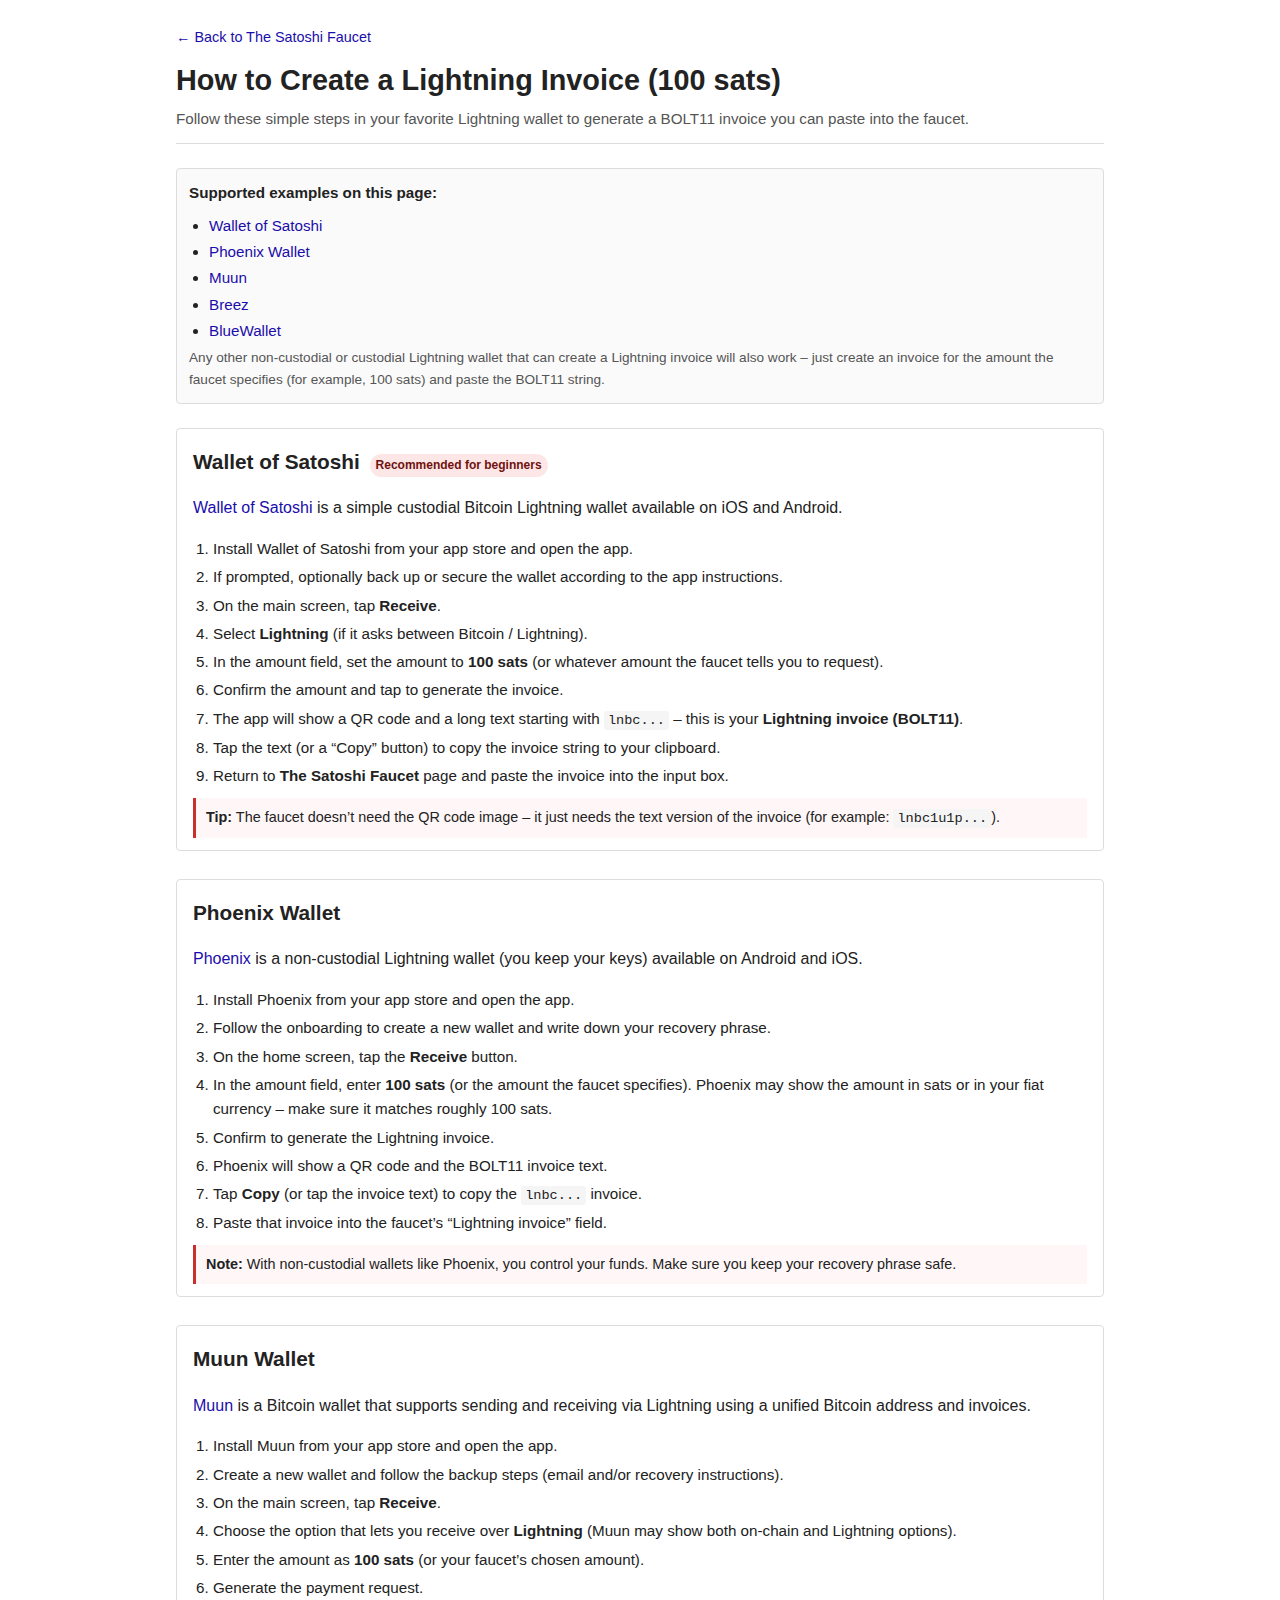
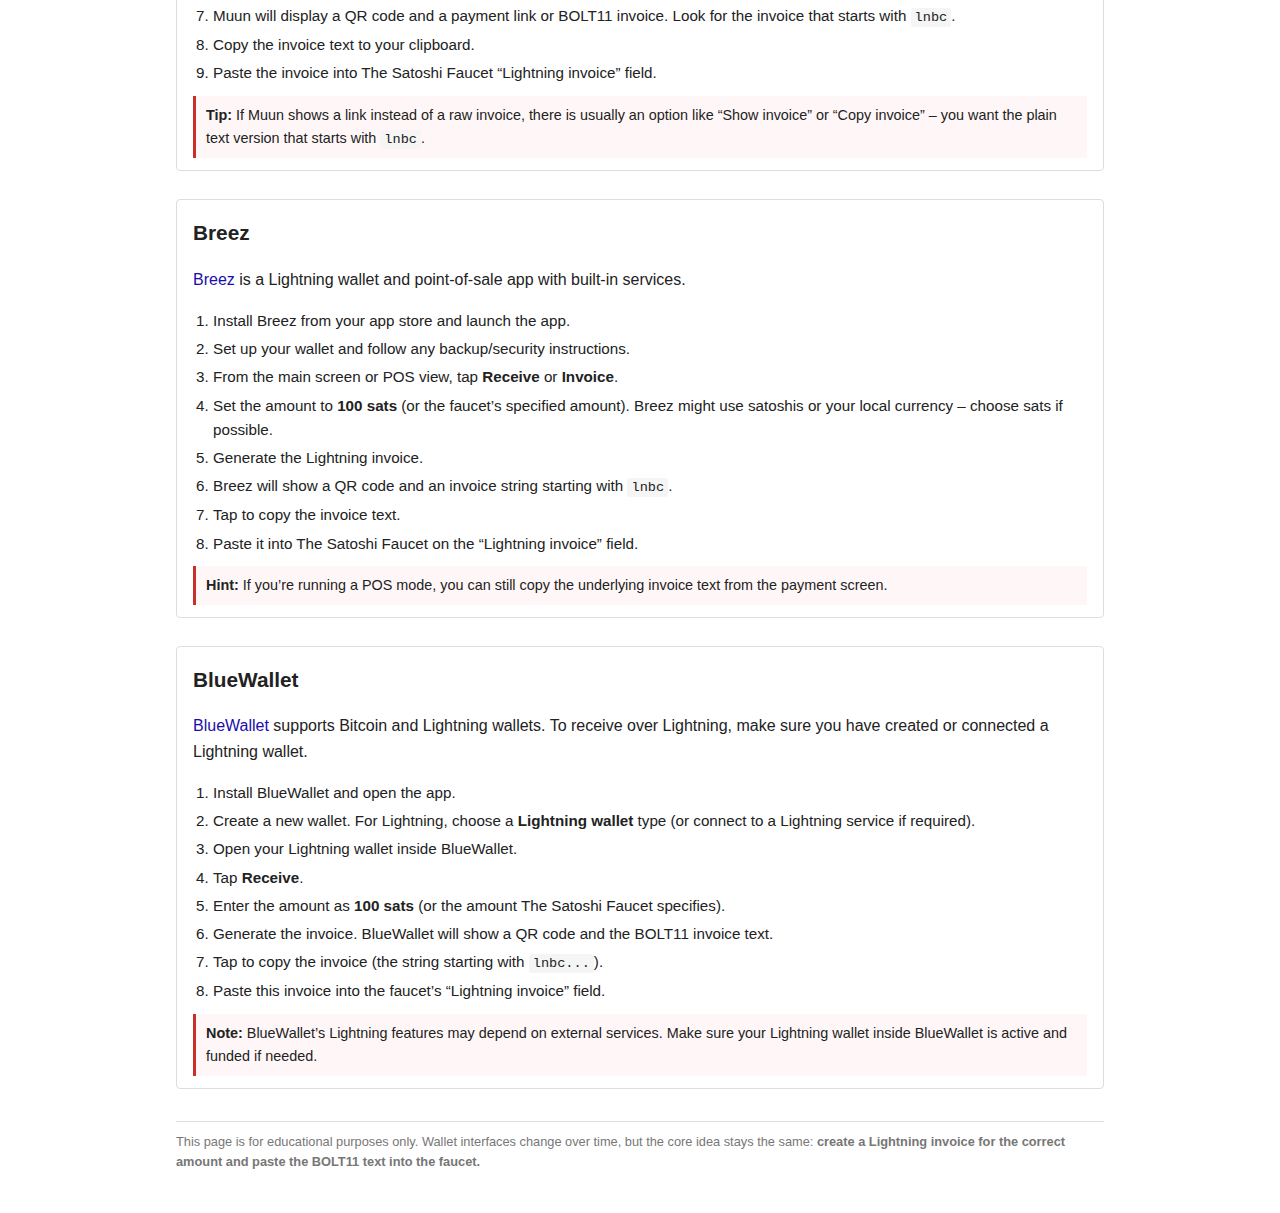
<file: how-to-create-lightning-invoice.html>
<!DOCTYPE html>
<html lang="en">
<head>
  <meta charset="UTF-8" />
  <title>How to Create a Lightning Invoice (100 sats)</title>
  <meta name="viewport" content="width=device-width, initial-scale=1" />
  <meta name="description"
        content="Step-by-step guide on how to create a Bitcoin Lightning invoice (BOLT11) in popular free wallets such as Wallet of Satoshi, Phoenix, Muun, Breez, and BlueWallet." />
  <style>
    :root {
      --accent: #c9302c;
      --accent-soft: #fce7e6;
      --border-color: #ddd;
      --bg-light: #fafafa;
      --font-main: -apple-system, BlinkMacSystemFont, "Segoe UI", Roboto, Helvetica, Arial, sans-serif;
    }

    * {
      box-sizing: border-box;
    }

    body {
      margin: 0;
      padding: 0;
      font-family: var(--font-main);
      background: #ffffff;
      color: #222;
      line-height: 1.6;
    }

    .page {
      max-width: 960px;
      margin: 0 auto;
      padding: 24px 16px 40px;
    }

    header {
      margin-bottom: 24px;
      border-bottom: 1px solid var(--border-color);
      padding-bottom: 12px;
    }

    h1 {
      font-size: 1.8rem;
      margin: 0 0 4px;
    }

    .subtitle {
      font-size: 0.95rem;
      color: #555;
    }

    a {
      color: #1a0dab;
      text-decoration: none;
    }

    a:hover {
      text-decoration: underline;
    }

    .back-link {
      font-size: 0.9rem;
      margin-bottom: 8px;
      display: inline-block;
    }

    .wallet-list {
      margin: 16px 0 24px;
      padding: 12px;
      background: var(--bg-light);
      border: 1px solid var(--border-color);
      border-radius: 4px;
      font-size: 0.95rem;
    }

    .wallet-list strong {
      display: inline-block;
      margin-bottom: 4px;
    }

    .wallet-link-list {
      margin: 4px 0 0 0;
      padding-left: 20px;
    }

    .wallet-link-list li {
      margin-bottom: 2px;
    }

    section.wallet-guide {
      margin-bottom: 28px;
      border: 1px solid var(--border-color);
      border-radius: 4px;
      padding: 16px 16px 12px;
    }

    section.wallet-guide h2 {
      margin-top: 0;
      font-size: 1.3rem;
    }

    .badge {
      display: inline-block;
      font-size: 0.75rem;
      padding: 2px 6px;
      border-radius: 999px;
      background: var(--accent-soft);
      color: #71110f;
      margin-left: 4px;
    }

    .steps {
      margin: 10px 0 8px;
      padding-left: 20px;
      font-size: 0.95rem;
    }

    .steps li {
      margin-bottom: 4px;
    }

    .example-box {
      margin-top: 10px;
      padding: 8px 10px;
      border-left: 3px solid var(--accent);
      background: #fff7f7;
      font-size: 0.9rem;
    }

    .tip {
      font-size: 0.85rem;
      color: #555;
      margin-top: 4px;
    }

    code {
      font-family: "SFMono-Regular", Menlo, Monaco, Consolas, "Liberation Mono", "Courier New", monospace;
      font-size: 0.85rem;
      background: #f5f5f5;
      padding: 2px 4px;
      border-radius: 3px;
    }

    footer {
      margin-top: 32px;
      font-size: 0.8rem;
      color: #777;
      border-top: 1px solid var(--border-color);
      padding-top: 10px;
    }

    @media (max-width: 600px) {
      h1 {
        font-size: 1.5rem;
      }
      section.wallet-guide {
        padding: 14px 12px 10px;
      }
    }
  </style>
</head>
<body>
  <div class="page">
    <header>
      <a href="index.html" class="back-link">&larr; Back to The Satoshi Faucet</a>
      <h1>How to Create a Lightning Invoice (100 sats)</h1>
      <div class="subtitle">
        Follow these simple steps in your favorite Lightning wallet to generate a BOLT11 invoice you can paste into the faucet.
      </div>
    </header>

    <div class="wallet-list">
      <strong>Supported examples on this page:</strong>
      <ul class="wallet-link-list">
        <li><a href="#wallet-of-satoshi">Wallet of Satoshi</a></li>
        <li><a href="#phoenix">Phoenix Wallet</a></li>
        <li><a href="#muun">Muun</a></li>
        <li><a href="#breez">Breez</a></li>
        <li><a href="#bluewallet">BlueWallet</a></li>
      </ul>
      <div class="tip">
        Any other non-custodial or custodial Lightning wallet that can create a Lightning invoice will also work – just create an invoice for the amount the faucet specifies (for example, 100 sats) and paste the BOLT11 string.
      </div>
    </div>

    <!-- Wallet of Satoshi -->
    <section class="wallet-guide" id="wallet-of-satoshi">
      <h2>Wallet of Satoshi <span class="badge">Recommended for beginners</span></h2>
      <p>
        <a href="https://www.walletofsatoshi.com/" target="_blank" rel="noopener noreferrer">
          Wallet of Satoshi
        </a>
        is a simple custodial Bitcoin Lightning wallet available on iOS and Android.
      </p>

      <ol class="steps">
        <li>Install Wallet of Satoshi from your app store and open the app.</li>
        <li>If prompted, optionally back up or secure the wallet according to the app instructions.</li>
        <li>On the main screen, tap <strong>Receive</strong>.</li>
        <li>Select <strong>Lightning</strong> (if it asks between Bitcoin / Lightning).</li>
        <li>
          In the amount field, set the amount to
          <strong>100 sats</strong> (or whatever amount the faucet tells you to request).
        </li>
        <li>Confirm the amount and tap to generate the invoice.</li>
        <li>
          The app will show a QR code and a long text starting with <code>lnbc...</code> – this is your
          <strong>Lightning invoice (BOLT11)</strong>.
        </li>
        <li>
          Tap the text (or a “Copy” button) to copy the invoice string to your clipboard.
        </li>
        <li>Return to <strong>The Satoshi Faucet</strong> page and paste the invoice into the input box.</li>
      </ol>

      <div class="example-box">
        <strong>Tip:</strong> The faucet doesn’t need the QR code image – it just needs the text version of the invoice
        (for example: <code>lnbc1u1p...</code>).
      </div>
    </section>

    <!-- Phoenix -->
    <section class="wallet-guide" id="phoenix">
      <h2>Phoenix Wallet</h2>
      <p>
        <a href="https://phoenix.acinq.co/" target="_blank" rel="noopener noreferrer">
          Phoenix
        </a>
        is a non-custodial Lightning wallet (you keep your keys) available on Android and iOS.
      </p>

      <ol class="steps">
        <li>Install Phoenix from your app store and open the app.</li>
        <li>Follow the onboarding to create a new wallet and write down your recovery phrase.</li>
        <li>On the home screen, tap the <strong>Receive</strong> button.</li>
        <li>
          In the amount field, enter <strong>100 sats</strong> (or the amount the faucet specifies).
          Phoenix may show the amount in sats or in your fiat currency – make sure it matches roughly 100 sats.
        </li>
        <li>Confirm to generate the Lightning invoice.</li>
        <li>Phoenix will show a QR code and the BOLT11 invoice text.</li>
        <li>Tap <strong>Copy</strong> (or tap the invoice text) to copy the <code>lnbc...</code> invoice.</li>
        <li>Paste that invoice into the faucet’s “Lightning invoice” field.</li>
      </ol>

      <div class="example-box">
        <strong>Note:</strong> With non-custodial wallets like Phoenix, you control your funds. Make sure you keep your
        recovery phrase safe.
      </div>
    </section>

    <!-- Muun -->
    <section class="wallet-guide" id="muun">
      <h2>Muun Wallet</h2>
      <p>
        <a href="https://muun.com/" target="_blank" rel="noopener noreferrer">
          Muun
        </a>
        is a Bitcoin wallet that supports sending and receiving via Lightning using a unified Bitcoin address and invoices.
      </p>

      <ol class="steps">
        <li>Install Muun from your app store and open the app.</li>
        <li>Create a new wallet and follow the backup steps (email and/or recovery instructions).</li>
        <li>On the main screen, tap <strong>Receive</strong>.</li>
        <li>
          Choose the option that lets you receive over <strong>Lightning</strong> (Muun may show both on-chain and Lightning options).
        </li>
        <li>Enter the amount as <strong>100 sats</strong> (or your faucet’s chosen amount).</li>
        <li>Generate the payment request.</li>
        <li>
          Muun will display a QR code and a payment link or BOLT11 invoice. Look for the invoice that starts with
          <code>lnbc</code>.
        </li>
        <li>Copy the invoice text to your clipboard.</li>
        <li>Paste the invoice into The Satoshi Faucet “Lightning invoice” field.</li>
      </ol>

      <div class="example-box">
        <strong>Tip:</strong> If Muun shows a link instead of a raw invoice, there is usually an option like
        “Show invoice” or “Copy invoice” – you want the plain text version that starts with <code>lnbc</code>.
      </div>
    </section>

    <!-- Breez -->
    <section class="wallet-guide" id="breez">
      <h2>Breez</h2>
      <p>
        <a href="https://breez.technology/" target="_blank" rel="noopener noreferrer">
          Breez
        </a>
        is a Lightning wallet and point-of-sale app with built-in services.
      </p>

      <ol class="steps">
        <li>Install Breez from your app store and launch the app.</li>
        <li>Set up your wallet and follow any backup/security instructions.</li>
        <li>From the main screen or POS view, tap <strong>Receive</strong> or <strong>Invoice</strong>.</li>
        <li>
          Set the amount to <strong>100 sats</strong> (or the faucet’s specified amount). Breez might use satoshis
          or your local currency – choose sats if possible.
        </li>
        <li>Generate the Lightning invoice.</li>
        <li>Breez will show a QR code and an invoice string starting with <code>lnbc</code>.</li>
        <li>Tap to copy the invoice text.</li>
        <li>Paste it into The Satoshi Faucet on the “Lightning invoice” field.</li>
      </ol>

      <div class="example-box">
        <strong>Hint:</strong> If you’re running a POS mode, you can still copy the underlying invoice text from the payment screen.
      </div>
    </section>

    <!-- BlueWallet -->
    <section class="wallet-guide" id="bluewallet">
      <h2>BlueWallet</h2>
      <p>
        <a href="https://bluewallet.io/" target="_blank" rel="noopener noreferrer">
          BlueWallet
        </a>
        supports Bitcoin and Lightning wallets. To receive over Lightning, make sure you have created or connected a Lightning wallet.
      </p>

      <ol class="steps">
        <li>Install BlueWallet and open the app.</li>
        <li>Create a new wallet. For Lightning, choose a <strong>Lightning wallet</strong> type (or connect to a Lightning service if required).</li>
        <li>Open your Lightning wallet inside BlueWallet.</li>
        <li>Tap <strong>Receive</strong>.</li>
        <li>
          Enter the amount as <strong>100 sats</strong> (or the amount The Satoshi Faucet specifies).
        </li>
        <li>Generate the invoice. BlueWallet will show a QR code and the BOLT11 invoice text.</li>
        <li>Tap to copy the invoice (the string starting with <code>lnbc...</code>).</li>
        <li>Paste this invoice into the faucet’s “Lightning invoice” field.</li>
      </ol>

      <div class="example-box">
        <strong>Note:</strong> BlueWallet’s Lightning features may depend on external services. Make sure your Lightning
        wallet inside BlueWallet is active and funded if needed.
      </div>
    </section>

    <footer>
      This page is for educational purposes only. Wallet interfaces change over time, but the core idea stays the same:
      <strong>create a Lightning invoice for the correct amount and paste the BOLT11 text into the faucet.</strong>
    </footer>
  </div>
</body>
</html>
</file>
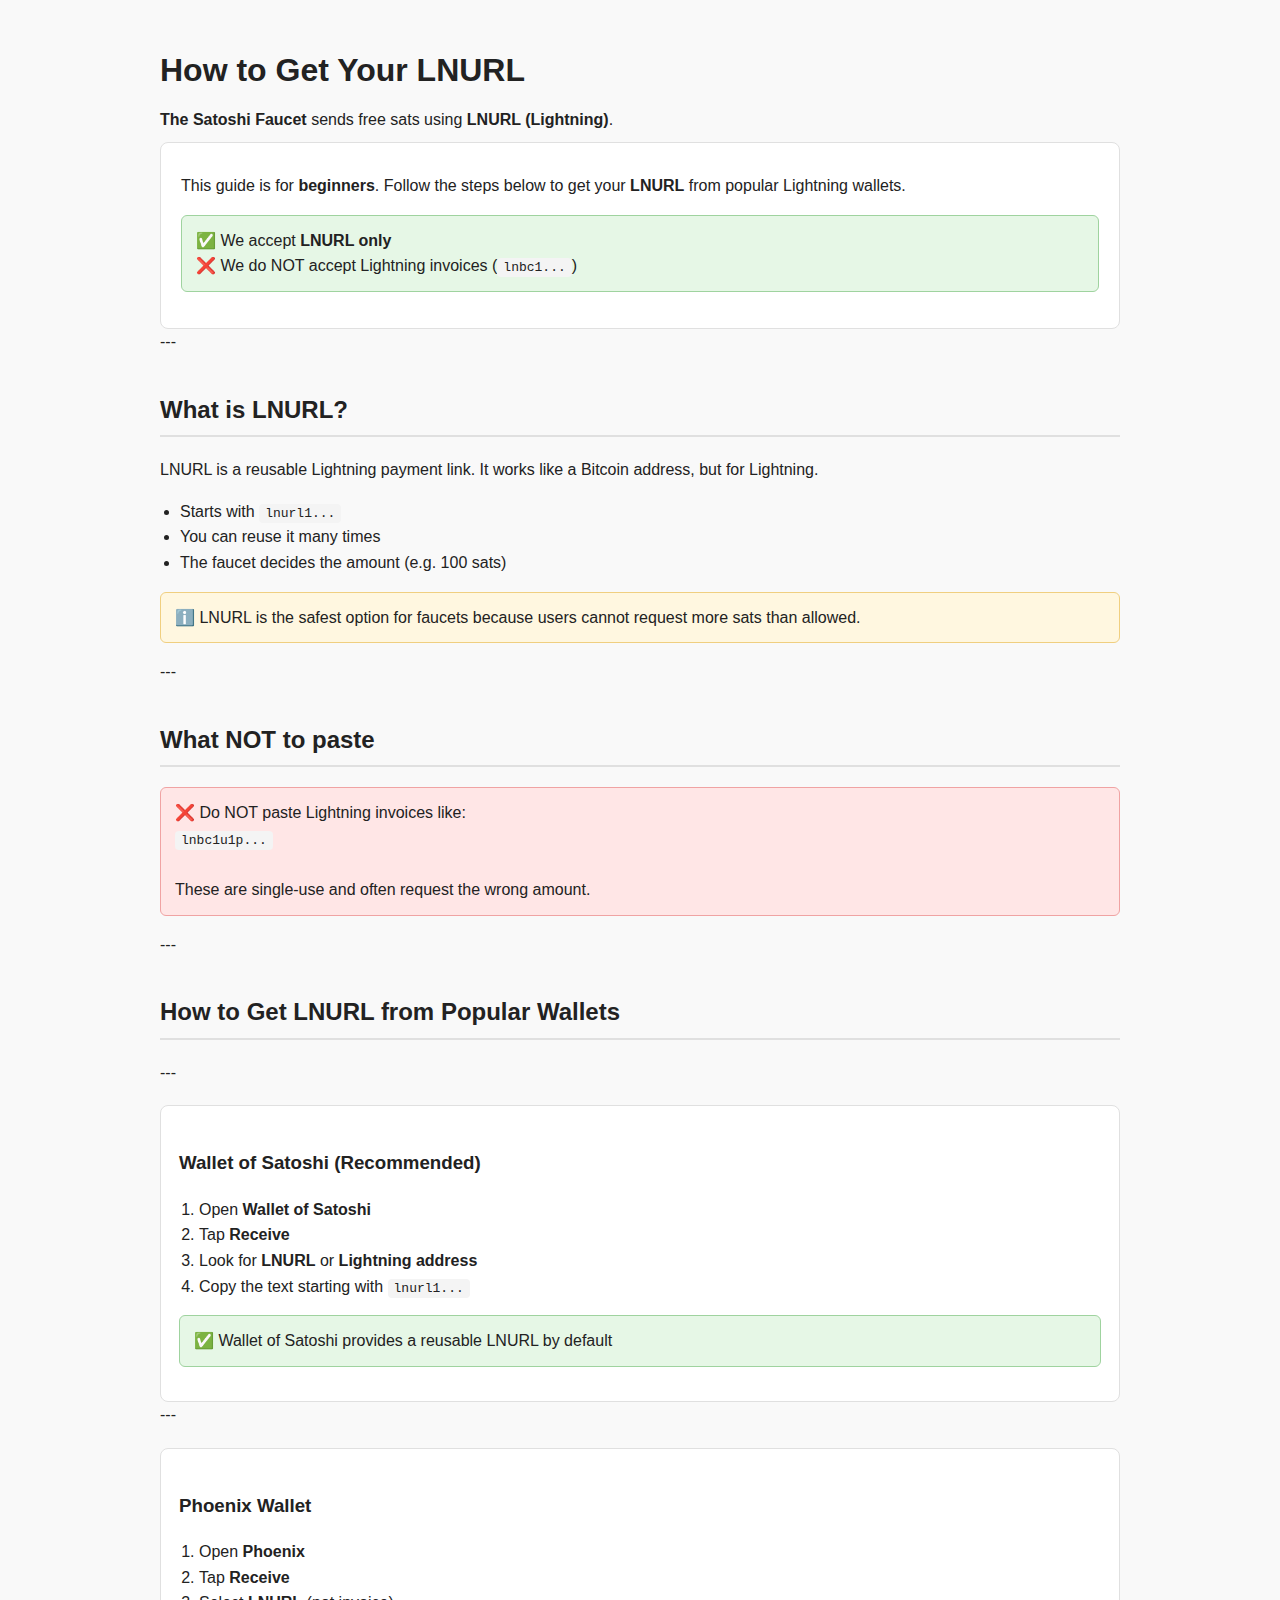
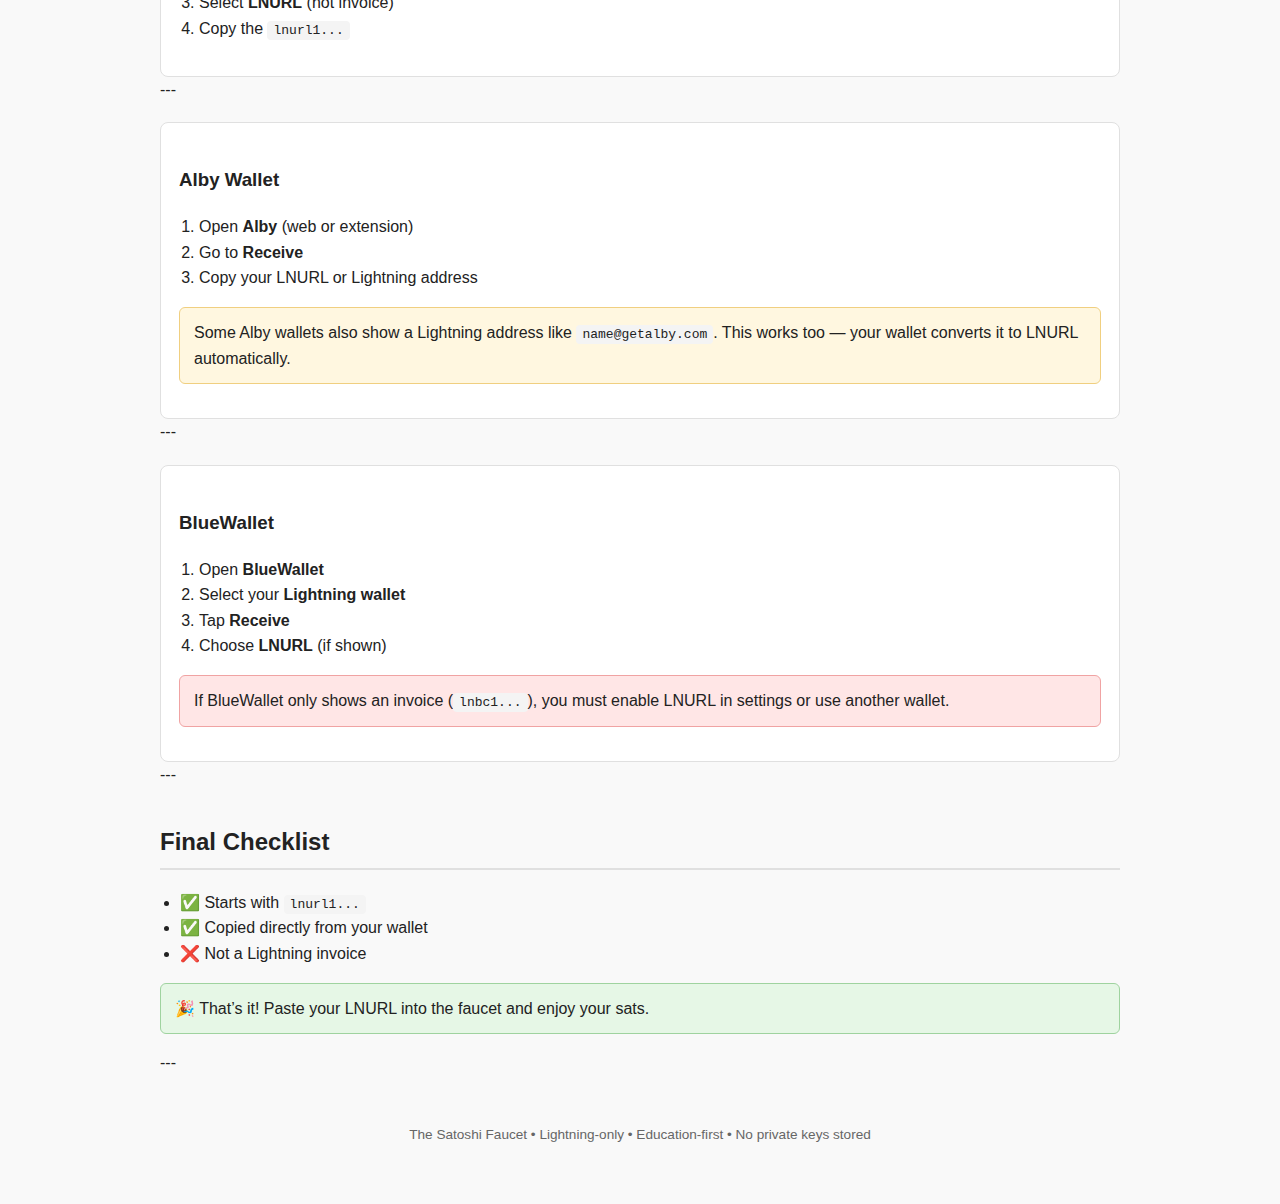
<file: how-to-get-lnurl.html>
<!DOCTYPE html>
<html lang="en">
<head>
<meta charset="UTF-8">
<title>How to Get Your LNURL – The Satoshi Faucet</title>
<meta name="viewport" content="width=device-width, initial-scale=1">

<style>
  :root {
    --accent: #f7931a;
    --bg: #f9f9f9;
    --card: #ffffff;
    --border: #e0e0e0;
    --text: #222;
    --muted: #666;
    --ok: #0a7f00;
    --warn: #a30000;
  }

  body {
    margin: 0;
    font-family: -apple-system, BlinkMacSystemFont, "Segoe UI", Roboto, Helvetica, Arial, sans-serif;
    background: var(--bg);
    color: var(--text);
    line-height: 1.6;
  }

  .container {
    max-width: 960px;
    margin: 0 auto;
    padding: 24px 16px 60px;
  }

  h1 {
    font-size: 2rem;
    margin-bottom: 6px;
  }

  h2 {
    margin-top: 36px;
    border-bottom: 2px solid var(--border);
    padding-bottom: 6px;
  }

  h3 {
    margin-top: 24px;
  }

  p {
    margin: 10px 0;
  }

  .intro {
    background: var(--card);
    border: 1px solid var(--border);
    border-radius: 8px;
    padding: 20px;
  }

  .note {
    background: #fff7e0;
    border: 1px solid #f0cf80;
    border-radius: 6px;
    padding: 12px 14px;
    margin: 16px 0;
  }

  .ok {
    background: #e6f7e6;
    border: 1px solid #9fd39f;
    border-radius: 6px;
    padding: 12px 14px;
    margin: 16px 0;
  }

  .warn {
    background: #ffe6e6;
    border: 1px solid #f0a3a3;
    border-radius: 6px;
    padding: 12px 14px;
    margin: 16px 0;
  }

  .wallet {
    background: var(--card);
    border: 1px solid var(--border);
    border-radius: 8px;
    padding: 18px;
    margin-top: 20px;
  }

  ul, ol {
    padding-left: 20px;
  }

  .code {
    font-family: monospace;
    background: #f4f4f4;
    padding: 2px 6px;
    border-radius: 4px;
  }

  .footer {
    margin-top: 48px;
    text-align: center;
    font-size: 0.85rem;
    color: var(--muted);
  }
</style>
</head>

<body>
<div class="container">

<h1>How to Get Your LNURL</h1>
<p><strong>The Satoshi Faucet</strong> sends free sats using <strong>LNURL (Lightning)</strong>.</p>

<div class="intro">
  <p>
    This guide is for <strong>beginners</strong>.  
    Follow the steps below to get your <strong>LNURL</strong> from popular Lightning wallets.
  </p>

  <div class="ok">
    ✅ We accept <strong>LNURL only</strong><br>
    ❌ We do NOT accept Lightning invoices (<span class="code">lnbc1...</span>)
  </div>
</div>

---

<h2>What is LNURL?</h2>

<p>
LNURL is a reusable Lightning payment link.  
It works like a Bitcoin address, but for Lightning.
</p>

<ul>
  <li>Starts with <span class="code">lnurl1...</span></li>
  <li>You can reuse it many times</li>
  <li>The faucet decides the amount (e.g. 100 sats)</li>
</ul>

<div class="note">
ℹ️ LNURL is the safest option for faucets because users cannot request more sats than allowed.
</div>

---

<h2>What NOT to paste</h2>

<div class="warn">
❌ Do NOT paste Lightning invoices like:<br>
<span class="code">lnbc1u1p...</span><br><br>
These are single-use and often request the wrong amount.
</div>

---

<h2>How to Get LNURL from Popular Wallets</h2>

---

<div class="wallet">
<h3>Wallet of Satoshi (Recommended)</h3>

<ol>
  <li>Open <strong>Wallet of Satoshi</strong></li>
  <li>Tap <strong>Receive</strong></li>
  <li>Look for <strong>LNURL</strong> or <strong>Lightning address</strong></li>
  <li>Copy the text starting with <span class="code">lnurl1...</span></li>
</ol>

<div class="ok">
✅ Wallet of Satoshi provides a reusable LNURL by default
</div>
</div>

---

<div class="wallet">
<h3>Phoenix Wallet</h3>

<ol>
  <li>Open <strong>Phoenix</strong></li>
  <li>Tap <strong>Receive</strong></li>
  <li>Select <strong>LNURL</strong> (not invoice)</li>
  <li>Copy the <span class="code">lnurl1...</span></li>
</ol>
</div>

---

<div class="wallet">
<h3>Alby Wallet</h3>

<ol>
  <li>Open <strong>Alby</strong> (web or extension)</li>
  <li>Go to <strong>Receive</strong></li>
  <li>Copy your LNURL or Lightning address</li>
</ol>

<div class="note">
Some Alby wallets also show a Lightning address like <span class="code">name@getalby.com</span>.  
This works too — your wallet converts it to LNURL automatically.
</div>
</div>

---

<div class="wallet">
<h3>BlueWallet</h3>

<ol>
  <li>Open <strong>BlueWallet</strong></li>
  <li>Select your <strong>Lightning wallet</strong></li>
  <li>Tap <strong>Receive</strong></li>
  <li>Choose <strong>LNURL</strong> (if shown)</li>
</ol>

<div class="warn">
If BlueWallet only shows an invoice (<span class="code">lnbc1...</span>),  
you must enable LNURL in settings or use another wallet.
</div>
</div>

---

<h2>Final Checklist</h2>

<ul>
  <li>✅ Starts with <span class="code">lnurl1...</span></li>
  <li>✅ Copied directly from your wallet</li>
  <li>❌ Not a Lightning invoice</li>
</ul>

<div class="ok">
🎉 That’s it! Paste your LNURL into the faucet and enjoy your sats.
</div>

---

<div class="footer">
  The Satoshi Faucet • Lightning-only • Education-first • No private keys stored
</div>

</div>
</body>
</html>
</file>
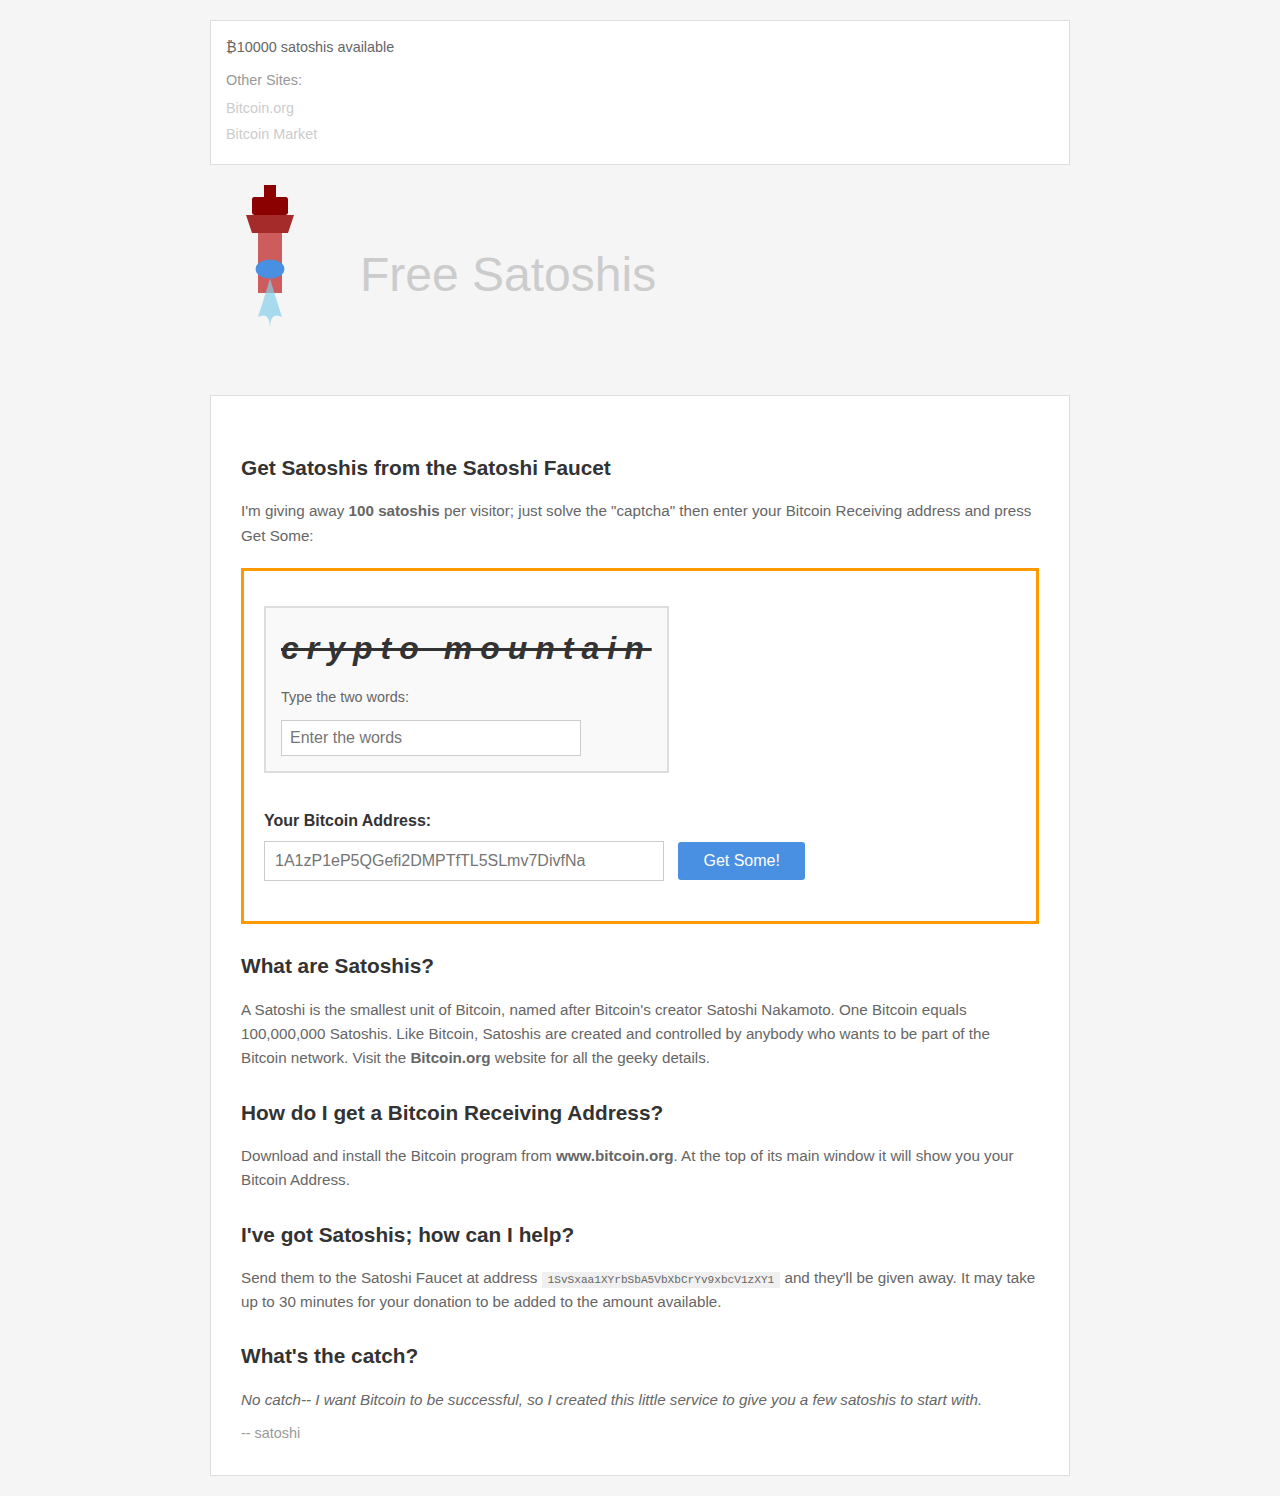
<file: index2.html>
<!DOCTYPE html>
<html lang="en">
<head>
    <meta charset="UTF-8">
    <meta name="viewport" content="width=device-width, initial-scale=1.0">
    <title>The Satoshi Faucet - Free Satoshis</title>
    <style>
        * {
            margin: 0;
            padding: 0;
            box-sizing: border-box;
        }

        body {
            font-family: Arial, sans-serif;
            background: #f5f5f5;
            color: #333;
            line-height: 1.6;
        }

        .container {
            max-width: 900px;
            margin: 0 auto;
            padding: 20px;
        }

        header {
            display: flex;
            align-items: center;
            gap: 30px;
            margin-bottom: 30px;
            flex-wrap: wrap;
        }

        .faucet-img {
            width: 120px;
            height: auto;
        }

        h1 {
            font-size: 3em;
            color: #ccc;
            font-weight: 300;
        }

        .sidebar {
            background: white;
            padding: 15px;
            border: 1px solid #ddd;
            margin-bottom: 20px;
            font-size: 0.9em;
        }

        .available {
            color: #666;
            margin-bottom: 10px;
        }

        .other-sites {
            color: #999;
            margin-bottom: 5px;
        }

        .site-link {
            color: #ccc;
            text-decoration: none;
            display: block;
            margin: 3px 0;
        }

        .main-content {
            background: white;
            padding: 30px;
            border: 1px solid #ddd;
        }

        h2 {
            font-size: 1.3em;
            margin: 25px 0 15px 0;
            color: #333;
        }

        .faucet-box {
            background: #fff;
            border: 3px solid #f90;
            padding: 20px;
            margin: 20px 0;
        }

        .captcha-container {
            background: #f9f9f9;
            border: 2px solid #ddd;
            padding: 15px;
            margin: 15px 0;
            display: inline-block;
        }

        .captcha-text {
            font-size: 2em;
            font-weight: bold;
            letter-spacing: 8px;
            color: #333;
            font-style: italic;
            text-decoration: line-through;
            margin-bottom: 10px;
        }

        .captcha-input {
            width: 100%;
            max-width: 300px;
            padding: 8px;
            font-size: 1em;
            border: 1px solid #ccc;
            margin-top: 10px;
        }

        .address-container {
            margin: 20px 0;
        }

        .address-input {
            width: 100%;
            max-width: 400px;
            padding: 10px;
            font-size: 1em;
            border: 1px solid #ccc;
            margin-right: 10px;
        }

        .btn {
            background: #4a90e2;
            color: white;
            border: none;
            padding: 10px 25px;
            font-size: 1em;
            cursor: pointer;
            border-radius: 3px;
        }

        .btn:hover {
            background: #357abd;
        }

        .info-text {
            color: #666;
            font-size: 0.95em;
            margin: 10px 0;
        }

        .code {
            background: #f0f0f0;
            padding: 2px 6px;
            font-family: monospace;
            font-size: 0.9em;
        }

        .quote {
            font-style: italic;
            color: #666;
            margin-top: 10px;
        }

        .signature {
            color: #999;
            font-size: 0.9em;
        }

        .success-msg {
            background: #d4edda;
            border: 1px solid #c3e6cb;
            color: #155724;
            padding: 15px;
            margin: 15px 0;
            border-radius: 4px;
            display: none;
        }

        .error-msg {
            background: #f8d7da;
            border: 1px solid #f5c6cb;
            color: #721c24;
            padding: 15px;
            margin: 15px 0;
            border-radius: 4px;
            display: none;
        }

        @media (max-width: 768px) {
            h1 {
                font-size: 2em;
            }

            header {
                justify-content: center;
                text-align: center;
            }

            .faucet-img {
                width: 80px;
            }

            .main-content {
                padding: 20px;
            }

            .captcha-text {
                font-size: 1.5em;
                letter-spacing: 4px;
            }

            .address-input {
                margin-bottom: 10px;
            }
        }

        @media (max-width: 480px) {
            .container {
                padding: 10px;
            }

            h1 {
                font-size: 1.5em;
            }

            .main-content {
                padding: 15px;
            }
        }
    </style>
</head>
<body>
    <div class="container">
        <div class="sidebar">
            <div class="available">₿<span id="available">10000</span> satoshis available</div>
            <div class="other-sites">Other Sites:</div>
            <a href="#" class="site-link">Bitcoin.org</a>
            <a href="#" class="site-link">Bitcoin Market</a>
        </div>

        <header>
            <svg class="faucet-img" viewBox="0 0 100 150" xmlns="http://www.w3.org/2000/svg">
                <rect x="35" y="10" width="30" height="15" fill="#8B0000" rx="2"/>
                <rect x="45" y="0" width="10" height="12" fill="#8B0000"/>
                <path d="M 30 25 L 70 25 L 65 40 L 35 40 Z" fill="#A52A2A"/>
                <rect x="40" y="40" width="20" height="50" fill="#CD5C5C"/>
                <ellipse cx="50" cy="70" rx="12" ry="8" fill="#4a90e2"/>
                <path d="M 50 78 Q 45 95 40 110 Q 50 105 50 120 Q 50 105 60 110 Q 55 95 50 78" fill="#87CEEB" opacity="0.7"/>
            </svg>
            <h1>Free Satoshis</h1>
        </header>

        <div class="main-content">
            <h2>Get Satoshis from the Satoshi Faucet</h2>
            <p class="info-text">I'm giving away <strong>100 satoshis</strong> per visitor; just solve the "captcha" then enter your Bitcoin Receiving address and press Get Some:</p>

            <div class="faucet-box">
                <div class="captcha-container">
                    <div class="captcha-text" id="captcha"></div>
                    <label style="font-size: 0.9em; color: #666;">Type the two words:</label>
                    <input type="text" class="captcha-input" id="captchaInput" placeholder="Enter the words">
                </div>

                <div class="address-container">
                    <label style="display: block; margin-bottom: 8px; font-weight: bold;">Your Bitcoin Address:</label>
                    <input type="text" class="address-input" id="btcAddress" placeholder="1A1zP1eP5QGefi2DMPTfTL5SLmv7DivfNa">
                    <button class="btn" onclick="claimSatoshis()">Get Some!</button>
                </div>

                <div class="success-msg" id="successMsg"></div>
                <div class="error-msg" id="errorMsg"></div>
            </div>

            <h2>What are Satoshis?</h2>
            <p class="info-text">A Satoshi is the smallest unit of Bitcoin, named after Bitcoin's creator Satoshi Nakamoto. One Bitcoin equals 100,000,000 Satoshis. Like Bitcoin, Satoshis are created and controlled by anybody who wants to be part of the Bitcoin network. Visit the <strong>Bitcoin.org</strong> website for all the geeky details.</p>

            <h2>How do I get a Bitcoin Receiving Address?</h2>
            <p class="info-text">Download and install the Bitcoin program from <strong>www.bitcoin.org</strong>. At the top of its main window it will show you your Bitcoin Address.</p>

            <h2>I've got Satoshis; how can I help?</h2>
            <p class="info-text">Send them to the Satoshi Faucet at address <span class="code">1SvSxaa1XYrbSbA5VbXbCrYv9xbcV1zXY1</span> and they'll be given away. It may take up to 30 minutes for your donation to be added to the amount available.</p>

            <h2>What's the catch?</h2>
            <p class="info-text quote">No catch-- I want Bitcoin to be successful, so I created this little service to give you a few satoshis to start with.</p>
            <p class="signature">-- satoshi</p>
        </div>
    </div>

    <script>
        const words = ['house', 'ocean', 'tiger', 'crypto', 'mountain', 'sunset', 'rocket', 'galaxy', 'forest', 'thunder'];
        let currentCaptcha = '';

        function generateCaptcha() {
            const w1 = words[Math.floor(Math.random() * words.length)];
            const w2 = words[Math.floor(Math.random() * words.length)];
            currentCaptcha = `${w1} ${w2}`;
            document.getElementById('captcha').textContent = currentCaptcha;
        }

        function claimSatoshis() {
            const input = document.getElementById('captchaInput').value.trim().toLowerCase();
            const address = document.getElementById('btcAddress').value.trim();
            const successMsg = document.getElementById('successMsg');
            const errorMsg = document.getElementById('errorMsg');

            successMsg.style.display = 'none';
            errorMsg.style.display = 'none';

            if (!address) {
                errorMsg.textContent = 'Please enter your Bitcoin address!';
                errorMsg.style.display = 'block';
                return;
            }

            if (input !== currentCaptcha.toLowerCase()) {
                errorMsg.textContent = 'Captcha incorrect. Please try again!';
                errorMsg.style.display = 'block';
                generateCaptcha();
                document.getElementById('captchaInput').value = '';
                return;
            }

            const amount = 100;
            const available = parseInt(document.getElementById('available').textContent);
            
            if (available < amount) {
                errorMsg.textContent = 'Sorry, the faucet is empty! Please check back later.';
                errorMsg.style.display = 'block';
                return;
            }

            document.getElementById('available').textContent = available - amount;
            successMsg.textContent = `Success! ${amount} satoshis sent to ${address.substring(0, 20)}... Please allow up to 30 minutes for the transaction to confirm.`;
            successMsg.style.display = 'block';

            document.getElementById('captchaInput').value = '';
            document.getElementById('btcAddress').value = '';
            generateCaptcha();
        }

        document.getElementById('captchaInput').addEventListener('keypress', function(e) {
            if (e.key === 'Enter') {
                claimSatoshis();
            }
        });

        generateCaptcha();
    </script>
</body>
</html>
</file>
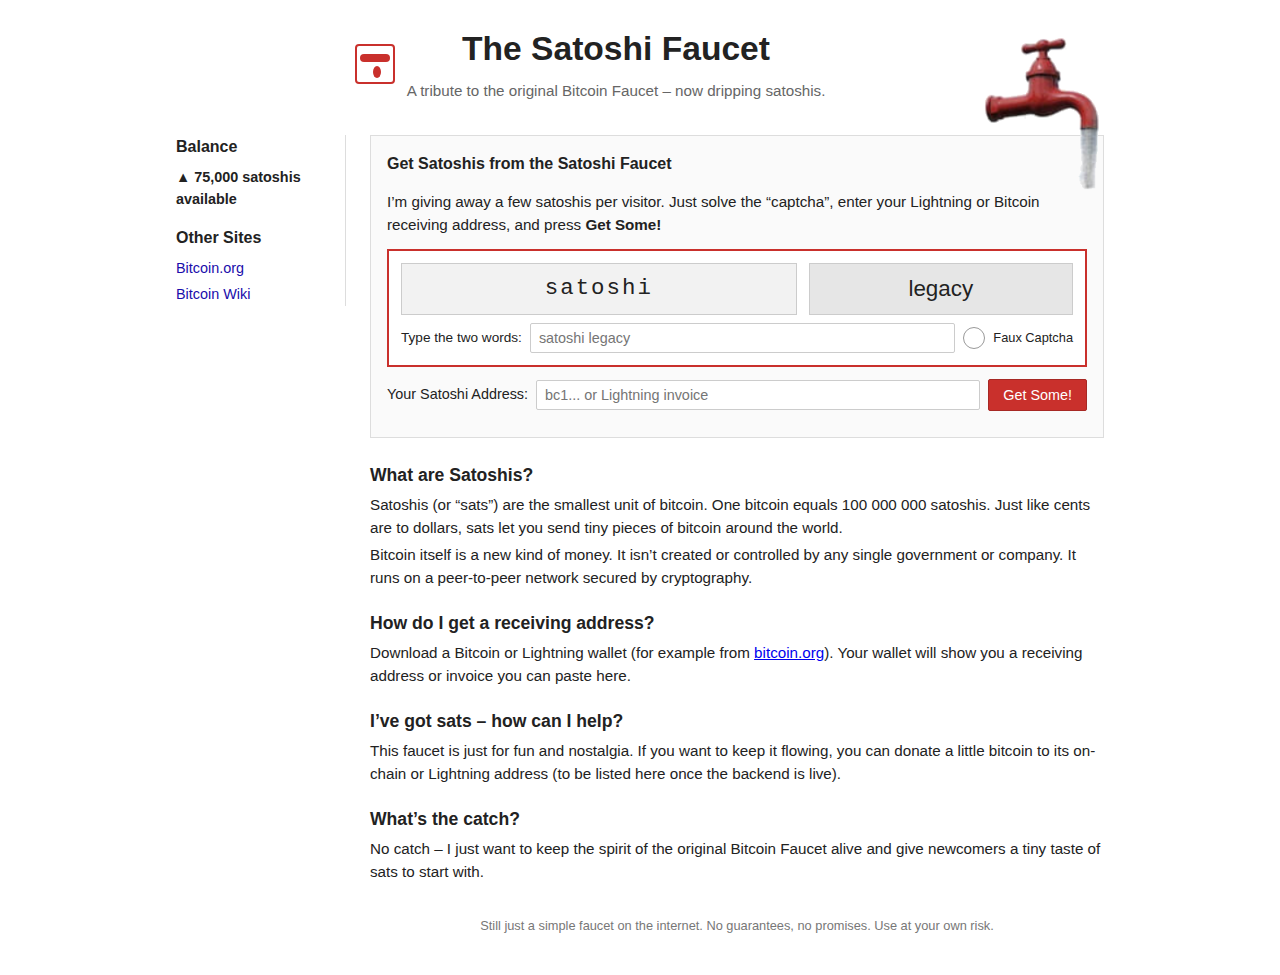
<file: index3.html>
<!DOCTYPE html>
<html lang="en">
<head>
  <meta charset="UTF-8" />
  <title>The Satoshi Faucet - Free Satoshis</title>
  <meta name="viewport" content="width=device-width, initial-scale=1" />
  <meta name="description" content="The Satoshi Faucet - a nostalgic tribute faucet giving away a few satoshis to keep the legacy alive." />

  <style>
    :root {
      --accent: #c9302c;
      --accent-dark: #a72824;
      --border-color: #ddd;
      --bg-light: #fafafa;
      --font-main: -apple-system, BlinkMacSystemFont, "Segoe UI", Roboto, Helvetica, Arial, sans-serif;
    }

    * {
      box-sizing: border-box;
    }

    body {
      margin: 0;
      padding: 0;
      font-family: var(--font-main);
      background: #ffffff;
      color: #222;
      line-height: 1.5;
    }

    .page {
      max-width: 960px;
      margin: 0 auto;
      padding: 24px 16px 40px;
    }

    header {
      text-align: center;
      margin-bottom: 24px;
      position: relative;          /* NEW: so we can position the tap inside */
      padding-right: 100px;        /* NEW: leave room for tap on the right */
    }

    .logo-area {
      display: inline-flex;
      align-items: center;
      gap: 12px;
      margin-bottom: 8px;
    }

    .faucet-icon {
      width: 40px;
      height: 40px;
      border-radius: 4px;
      border: 2px solid var(--accent);
      position: relative;
    }

    .faucet-icon::before,
    .faucet-icon::after {
      content: "";
      position: absolute;
      background: var(--accent);
    }

    .faucet-icon::before {
      /* horizontal pipe */
      height: 8px;
      width: 85%;
      top: 8px;
      left: 3px;
      border-radius: 4px;
    }

    .faucet-icon::after {
      /* drop */
      width: 8px;
      height: 12px;
      border-radius: 50%;
      bottom: 4px;
      left: 16px;
    }

    /* NEW: tap image in the top-right */
    .tap-image {
      position: absolute;
      right: 0;
      top: 0;
      max-width: 120px;
      height: auto;
    }

    h1 {
      font-size: 2.1rem;
      margin: 0;
      font-weight: 600;
    }

    .subtitle {
      margin-top: 6px;
      font-size: 0.95rem;
      color: #666;
    }

    .layout {
      display: flex;
      align-items: flex-start;
      gap: 24px;
      margin-top: 24px;
    }

    .sidebar {
      flex: 0 0 170px;
      font-size: 0.9rem;
      border-right: 1px solid var(--border-color);
      padding-right: 16px;
    }

    .sidebar h2 {
      font-size: 1rem;
      margin-top: 0;
      margin-bottom: 8px;
    }

    .sidebar-value {
      font-weight: 600;
      margin-bottom: 16px;
    }

    .sidebar ul {
      list-style: none;
      padding: 0;
      margin: 0;
    }

    .sidebar li + li {
      margin-top: 4px;
    }

    .sidebar a {
      color: #1a0dab;
      text-decoration: none;
    }

    .sidebar a:hover {
      text-decoration: underline;
    }

    main {
      flex: 1;
      min-width: 0;
    }

    .faucet-panel {
      border: 1px solid var(--border-color);
      padding: 16px;
      background: var(--bg-light);
      margin-bottom: 24px;
    }

    .faucet-panel-title {
      font-weight: 600;
      margin-bottom: 8px;
    }

    .faucet-panel-text {
      font-size: 0.95rem;
      margin-bottom: 12px;
    }

    .captcha-wrap {
      border: 2px solid var(--accent);
      background: #fff;
      padding: 12px;
      margin-bottom: 12px;
    }

    .captcha-display {
      display: flex;
      align-items: center;
      justify-content: space-between;
      margin-bottom: 8px;
      gap: 12px;
    }

    .captcha-word-image {
      flex: 3;
      height: 52px;
      background: #f2f2f2;
      border: 1px solid #ccc;
      display: flex;
      align-items: center;
      justify-content: center;
      font-family: "Courier New", monospace;
      font-size: 1.4rem;
      letter-spacing: 2px;
      text-transform: lowercase;
    }

    .captcha-word-plain {
      flex: 2;
      height: 52px;
      background: #e6e6e6;
      border: 1px solid #ccc;
      display: flex;
      align-items: center;
      justify-content: center;
      font-size: 1.4rem;
      text-transform: lowercase;
    }

    .captcha-input-row {
      display: flex;
      flex-wrap: wrap;
      align-items: center;
      gap: 8px;
      font-size: 0.85rem;
    }

    .captcha-input-row label {
      white-space: nowrap;
    }

    .captcha-input-row input[type="text"] {
      flex: 1;
      min-width: 140px;
      padding: 6px 8px;
      border: 1px solid #ccc;
      border-radius: 2px;
      font-size: 0.9rem;
    }

    .recaptcha-badge {
      margin-left: auto;
      display: inline-flex;
      align-items: center;
      gap: 8px;
      font-size: 0.8rem;
    }

    .recaptcha-logo {
      width: 22px;
      height: 22px;
      border-radius: 50%;
      border: 1px solid #999;
      display: inline-block;
    }

    .address-row {
      display: flex;
      flex-wrap: wrap;
      align-items: center;
      gap: 8px;
      margin-top: 12px;
      font-size: 0.9rem;
    }

    .address-row label {
      white-space: nowrap;
    }

    .address-row input[type="text"] {
      flex: 1;
      min-width: 180px;
      padding: 6px 8px;
      border-radius: 2px;
      border: 1px solid #ccc;
      font-size: 0.9rem;
    }

    .btn-primary {
      padding: 7px 14px;
      background: var(--accent);
      color: #fff;
      border: 1px solid var(--accent-dark);
      border-radius: 2px;
      font-size: 0.9rem;
      cursor: pointer;
      white-space: nowrap;
    }

    .btn-primary:hover {
      background: var(--accent-dark);
    }

    .btn-primary:disabled {
      opacity: 0.55;
      cursor: default;
    }

    .status-message {
      margin-top: 10px;
      font-size: 0.85rem;
      color: #444;
    }

    .status-success {
      color: #0a7f00;
    }

    .status-error {
      color: #b30000;
    }

    section {
      margin-bottom: 20px;
      font-size: 0.95rem;
    }

    section h2 {
      font-size: 1.1rem;
      margin-bottom: 6px;
    }

    section p {
      margin: 4px 0;
    }

    footer {
      margin-top: 32px;
      font-size: 0.8rem;
      color: #777;
      text-align: center;
    }

    @media (max-width: 768px) {
      .layout {
        flex-direction: column;
      }

      .sidebar {
        border-right: none;
        border-bottom: 1px solid var(--border-color);
        padding-right: 0;
        padding-bottom: 12px;
        margin-bottom: 16px;
      }

      .faucet-panel {
        padding: 14px;
      }
    }

    /* NEW: make the tap behave nicely on small screens */
    @media (max-width: 600px) {
      header {
        padding-right: 0;
      }

      .tap-image {
        position: static;
        display: block;
        margin: 12px auto 0;
      }
    }

    @media (prefers-reduced-motion: reduce) {
      * {
        scroll-behavior: auto !important;
        animation-duration: 0.001ms !important;
        animation-iteration-count: 1 !important;
        transition-duration: 0.001ms !important;
      }
    }
  </style>
</head>
<body>
  <div class="page">
    <header>
      <div class="logo-area">
        <div class="faucet-icon" aria-hidden="true"></div>
        <div>
          <h1>The Satoshi Faucet</h1>
          <div class="subtitle">A tribute to the original Bitcoin Faucet – now dripping satoshis.</div>
        </div>
      </div>

      <!-- NEW: Tap graphic (replace tap.png with your actual file) -->
      <img src="tap.png" alt="Faucet" class="tap-image" />
    </header>

    <div class="layout">
      <!-- Left column / sidebar -->
      <aside class="sidebar">
        <h2>Balance</h2>
        <div class="sidebar-value" id="available-balance">▲ 75&nbsp;000 satoshis available</div>

        <h2>Other Sites</h2>
        <ul>
          <li><a href="https://bitcoin.org" target="_blank" rel="noopener noreferrer">Bitcoin.org</a></li>
          <li><a href="https://en.bitcoin.it/wiki/Main_Page" target="_blank" rel="noopener noreferrer">Bitcoin Wiki</a></li>
        </ul>
      </aside>

      <!-- Main content -->
      <main>
        <div class="faucet-panel">
          <div class="faucet-panel-title">Get Satoshis from the Satoshi Faucet</div>
          <p class="faucet-panel-text">
            I’m giving away a few satoshis per visitor. Just solve the “captcha”, enter your Lightning or Bitcoin
            receiving address, and press <strong>Get Some!</strong>
          </p>

          <!-- Fake captcha UI (front-end only) -->
          <form id="faucet-form" autocomplete="off">
            <div class="captcha-wrap">
              <div class="captcha-display">
                <div class="captcha-word-image" id="captcha-distorted">satoshi</div>
                <div class="captcha-word-plain" id="captcha-plain">legacy</div>
              </div>
              <div class="captcha-input-row">
                <label for="captcha-input">Type the two words:</label>
                <input id="captcha-input" name="captcha" type="text" placeholder="satoshi legacy" />
                <span class="recaptcha-badge">
                  <span class="recaptcha-logo" aria-hidden="true"></span>
                  <span>Faux&nbsp;Captcha</span>
                </span>
              </div>
            </div>

            <div class="address-row">
              <label for="address-input">Your Satoshi Address:</label>
              <input
                id="address-input"
                name="address"
                type="text"
                placeholder="bc1... or Lightning invoice"
              />
              <button type="submit" class="btn-primary" id="get-button">Get Some!</button>
            </div>

            <div class="status-message" id="status-message" aria-live="polite"></div>
          </form>
        </div>

        <!-- Informational sections -->
        <section>
          <h2>What are Satoshis?</h2>
          <p>
            Satoshis (or “sats”) are the smallest unit of bitcoin. One bitcoin equals 100&nbsp;000&nbsp;000 satoshis.
            Just like cents are to dollars, sats let you send tiny pieces of bitcoin around the world.
          </p>
          <p>
            Bitcoin itself is a new kind of money. It isn’t created or controlled by any single government or company.
            It runs on a peer-to-peer network secured by cryptography.
          </p>
        </section>

        <section>
          <h2>How do I get a receiving address?</h2>
          <p>
            Download a Bitcoin or Lightning wallet (for example from
            <a href="https://bitcoin.org/en/choose-your-wallet" target="_blank" rel="noopener noreferrer">bitcoin.org</a>).
            Your wallet will show you a receiving address or invoice you can paste here.
          </p>
        </section>

        <section>
          <h2>I’ve got sats – how can I help?</h2>
          <p>
            This faucet is just for fun and nostalgia. If you want to keep it flowing, you can donate a little bitcoin
            to its on-chain or Lightning address (to be listed here once the backend is live).
          </p>
        </section>

        <section>
          <h2>What’s the catch?</h2>
          <p>
            No catch – I just want to keep the spirit of the original Bitcoin Faucet alive and give newcomers a tiny
            taste of sats to start with.
          </p>
        </section>

        <footer>
          Still just a simple faucet on the internet. No guarantees, no promises. Use at your own risk.
        </footer>
      </main>
    </div>
  </div>

  <script>
    // Simple front-end demo logic.
    // Replace this with real backend calls when you wire up the faucet.

    (function () {
      const form = document.getElementById("faucet-form");
      const captchaInput = document.getElementById("captcha-input");
      const addressInput = document.getElementById("address-input");
      const statusEl = document.getElementById("status-message");
      const getBtn = document.getElementById("get-button");
      const balanceEl = document.getElementById("available-balance");

      // Demo values
      let available = 75000; // sats
      const rewardPerClaim = 500; // sats

      function updateBalance() {
        balanceEl.textContent = "▲ " + available.toLocaleString() + " satoshis available";
      }

      updateBalance();

      form.addEventListener("submit", function (event) {
        event.preventDefault();
        statusEl.textContent = "";
        statusEl.className = "status-message";

        const captcha = captchaInput.value.trim().toLowerCase();
        const address = addressInput.value.trim();

        if (!captcha || captcha !== "satoshi legacy") {
          statusEl.textContent = "Sorry, the captcha didn’t match. Please type: satoshi legacy";
          statusEl.classList.add("status-error");
          return;
        }

        if (!address) {
          statusEl.textContent = "Please paste a valid Bitcoin or Lightning receiving address.";
          statusEl.classList.add("status-error");
          return;
        }

        if (available < rewardPerClaim) {
          statusEl.textContent = "The faucet is currently dry. Please check back later.";
          statusEl.classList.add("status-error");
          return;
        }

        // Simulate a claim
        available -= rewardPerClaim;
        updateBalance();

        statusEl.textContent =
          "Success! A demo payout of " +
          rewardPerClaim.toLocaleString() +
          " sats would be sent to " +
          address +
          " once the real backend is connected.";
        statusEl.classList.add("status-success");

        // Briefly disable button to mimic rate limiting
        getBtn.disabled = true;
        setTimeout(function () {
          getBtn.disabled = false;
        }, 4000);
      });
    })();
  </script>
</body>
</html>
</file>
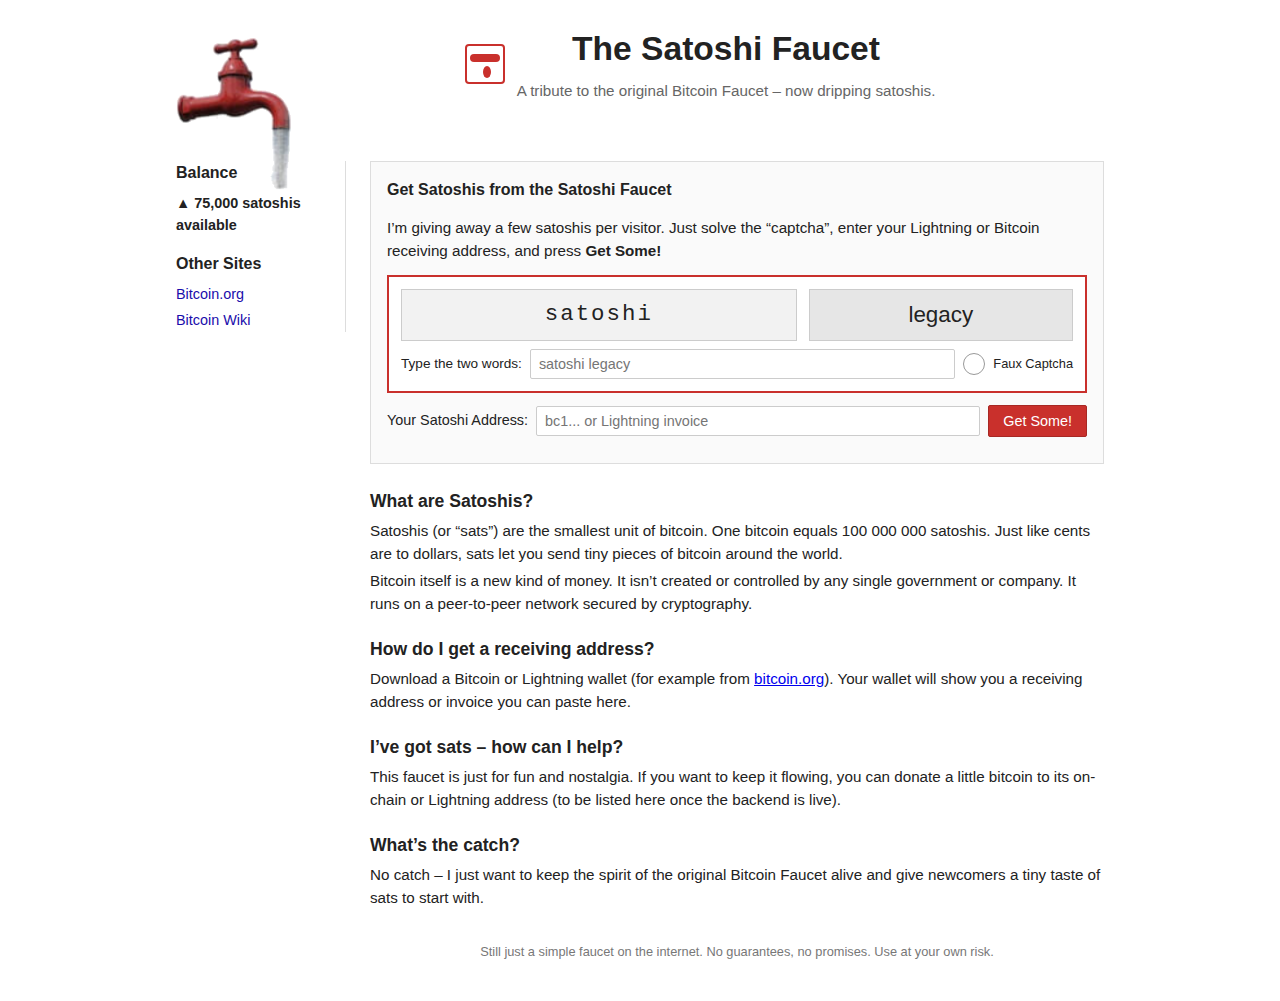
<file: index4.html>
<!DOCTYPE html>
<html lang="en">
<head>
  <meta charset="UTF-8" />
  <title>The Satoshi Faucet - Free Satoshis</title>
  <meta name="viewport" content="width=device-width, initial-scale=1" />
  <meta name="description" content="The Satoshi Faucet - a nostalgic tribute faucet giving away a few satoshis to keep the legacy alive." />

  <style>
    :root {
      --accent: #c9302c;
      --accent-dark: #a72824;
      --border-color: #ddd;
      --bg-light: #fafafa;
      --font-main: -apple-system, BlinkMacSystemFont, "Segoe UI", Roboto, Helvetica, Arial, sans-serif;
    }

    * {
      box-sizing: border-box;
    }

    body {
      margin: 0;
      padding: 0;
      font-family: var(--font-main);
      background: #ffffff;
      color: #222;
      line-height: 1.5;
    }

    .page {
      max-width: 960px;
      margin: 0 auto;
      padding: 24px 16px 40px;
    }

    header {
      text-align: center;
      margin-bottom: 50px;
      position: relative;          /* so we can position the tap inside */
      padding-left: 120px;         /* leave room for tap on the left */
    }

    .logo-area {
      display: inline-flex;
      align-items: center;
      gap: 12px;
      margin-bottom: 8px;
    }

    .faucet-icon {
      width: 40px;
      height: 40px;
      border-radius: 4px;
      border: 2px solid var(--accent);
      position: relative;
    }

    .faucet-icon::before,
    .faucet-icon::after {
      content: "";
      position: absolute;
      background: var(--accent);
    }

    .faucet-icon::before {
      /* horizontal pipe */
      height: 8px;
      width: 85%;
      top: 8px;
      left: 3px;
      border-radius: 4px;
    }

    .faucet-icon::after {
      /* drop */
      width: 8px;
      height: 12px;
      border-radius: 50%;
      bottom: 4px;
      left: 16px;
    }

    /* Tap image in the top-left */
    .tap-image {
      position: absolute;
      left: 0;
      top: 0;
      max-width: 120px;
      height: auto;
    }

    h1 {
      font-size: 2.1rem;
      margin: 0;
      font-weight: 600;
    }

    .subtitle {
      margin-top: 6px;
      font-size: 0.95rem;
      color: #666;
    }

    .layout {
      display: flex;
      align-items: flex-start;
      gap: 24px;
      margin-top: 24px;
    }

    .sidebar {
      flex: 0 0 170px;
      font-size: 0.9rem;
      border-right: 1px solid var(--border-color);
      padding-right: 16px;
    }

    .sidebar h2 {
      font-size: 1rem;
      margin-top: 0;
      margin-bottom: 8px;
    }

    .sidebar-value {
      font-weight: 600;
      margin-bottom: 16px;
    }

    .sidebar ul {
      list-style: none;
      padding: 0;
      margin: 0;
    }

    .sidebar li + li {
      margin-top: 4px;
    }

    .sidebar a {
      color: #1a0dab;
      text-decoration: none;
    }

    .sidebar a:hover {
      text-decoration: underline;
    }

    main {
      flex: 1;
      min-width: 0;
    }

    .faucet-panel {
      border: 1px solid var(--border-color);
      padding: 16px;
      background: var(--bg-light);
      margin-bottom: 24px;
    }

    .faucet-panel-title {
      font-weight: 600;
      margin-bottom: 8px;
    }

    .faucet-panel-text {
      font-size: 0.95rem;
      margin-bottom: 12px;
    }

    .captcha-wrap {
      border: 2px solid var(--accent);
      background: #fff;
      padding: 12px;
      margin-bottom: 12px;
    }

    .captcha-display {
      display: flex;
      align-items: center;
      justify-content: space-between;
      margin-bottom: 8px;
      gap: 12px;
    }

    .captcha-word-image {
      flex: 3;
      height: 52px;
      background: #f2f2f2;
      border: 1px solid #ccc;
      display: flex;
      align-items: center;
      justify-content: center;
      font-family: "Courier New", monospace;
      font-size: 1.4rem;
      letter-spacing: 2px;
      text-transform: lowercase;
    }

    .captcha-word-plain {
      flex: 2;
      height: 52px;
      background: #e6e6e6;
      border: 1px solid #ccc;
      display: flex;
      align-items: center;
      justify-content: center;
      font-size: 1.4rem;
      text-transform: lowercase;
    }

    .captcha-input-row {
      display: flex;
      flex-wrap: wrap;
      align-items: center;
      gap: 8px;
      font-size: 0.85rem;
    }

    .captcha-input-row label {
      white-space: nowrap;
    }

    .captcha-input-row input[type="text"] {
      flex: 1;
      min-width: 140px;
      padding: 6px 8px;
      border: 1px solid #ccc;
      border-radius: 2px;
      font-size: 0.9rem;
    }

    .recaptcha-badge {
      margin-left: auto;
      display: inline-flex;
      align-items: center;
      gap: 8px;
      font-size: 0.8rem;
    }

    .recaptcha-logo {
      width: 22px;
      height: 22px;
      border-radius: 50%;
      border: 1px solid #999;
      display: inline-block;
    }

    .address-row {
      display: flex;
      flex-wrap: wrap;
      align-items: center;
      gap: 8px;
      margin-top: 12px;
      font-size: 0.9rem;
    }

    .address-row label {
      white-space: nowrap;
    }

    .address-row input[type="text"] {
      flex: 1;
      min-width: 180px;
      padding: 6px 8px;
      border-radius: 2px;
      border: 1px solid #ccc;
      font-size: 0.9rem;
    }

    .btn-primary {
      padding: 7px 14px;
      background: var(--accent);
      color: #fff;
      border: 1px solid var(--accent-dark);
      border-radius: 2px;
      font-size: 0.9rem;
      cursor: pointer;
      white-space: nowrap;
    }

    .btn-primary:hover {
      background: var(--accent-dark);
    }

    .btn-primary:disabled {
      opacity: 0.55;
      cursor: default;
    }

    .status-message {
      margin-top: 10px;
      font-size: 0.85rem;
      color: #444;
    }

    .status-success {
      color: #0a7f00;
    }

    .status-error {
      color: #b30000;
    }

    section {
      margin-bottom: 20px;
      font-size: 0.95rem;
    }

    section h2 {
      font-size: 1.1rem;
      margin-bottom: 6px;
    }

    section p {
      margin: 4px 0;
    }

    footer {
      margin-top: 32px;
      font-size: 0.8rem;
      color: #777;
      text-align: center;
    }

    @media (max-width: 768px) {
      .layout {
        flex-direction: column;
      }

      .sidebar {
        border-right: none;
        border-bottom: 1px solid var(--border-color);
        padding-right: 0;
        padding-bottom: 12px;
        margin-bottom: 16px;
      }

      .faucet-panel {
        padding: 14px;
      }
    }

    /* Make the tap behave nicely on small screens */
    @media (max-width: 600px) {
      header {
        padding-left: 0;
      }

      .tap-image {
        position: static;
        display: block;
        margin: 0 auto 8px;
      }
    }

    @media (prefers-reduced-motion: reduce) {
      * {
        scroll-behavior: auto !important;
        animation-duration: 0.001ms !important;
        animation-iteration-count: 1 !important;
        transition-duration: 0.001ms !important;
      }
    }
  </style>
</head>
<body>
  <div class="page">
    <header>
      <!-- Tap graphic (replace tap.png with your actual file) -->
      <img src="tap.png" alt="Faucet" class="tap-image" />

      <div class="logo-area">
        <div class="faucet-icon" aria-hidden="true"></div>
        <div>
          <h1>The Satoshi Faucet</h1>
          <div class="subtitle">A tribute to the original Bitcoin Faucet – now dripping satoshis.</div>
        </div>
      </div>
    </header>

    <div class="layout">
      <!-- Left column / sidebar -->
      <aside class="sidebar">
        <h2>Balance</h2>
        <div class="sidebar-value" id="available-balance">▲ 75&nbsp;000 satoshis available</div>

        <h2>Other Sites</h2>
        <ul>
          <li><a href="https://bitcoin.org" target="_blank" rel="noopener noreferrer">Bitcoin.org</a></li>
          <li><a href="https://en.bitcoin.it/wiki/Main_Page" target="_blank" rel="noopener noreferrer">Bitcoin Wiki</a></li>
        </ul>
      </aside>

      <!-- Main content -->
      <main>
        <div class="faucet-panel">
          <div class="faucet-panel-title">Get Satoshis from the Satoshi Faucet</div>
          <p class="faucet-panel-text">
            I’m giving away a few satoshis per visitor. Just solve the “captcha”, enter your Lightning or Bitcoin
            receiving address, and press <strong>Get Some!</strong>
          </p>

          <!-- Fake captcha UI (front-end only) -->
          <form id="faucet-form" autocomplete="off">
            <div class="captcha-wrap">
              <div class="captcha-display">
                <div class="captcha-word-image" id="captcha-distorted">satoshi</div>
                <div class="captcha-word-plain" id="captcha-plain">legacy</div>
              </div>
              <div class="captcha-input-row">
                <label for="captcha-input">Type the two words:</label>
                <input id="captcha-input" name="captcha" type="text" placeholder="satoshi legacy" />
                <span class="recaptcha-badge">
                  <span class="recaptcha-logo" aria-hidden="true"></span>
                  <span>Faux&nbsp;Captcha</span>
                </span>
              </div>
            </div>

            <div class="address-row">
              <label for="address-input">Your Satoshi Address:</label>
              <input
                id="address-input"
                name="address"
                type="text"
                placeholder="bc1... or Lightning invoice"
              />
              <button type="submit" class="btn-primary" id="get-button">Get Some!</button>
            </div>

            <div class="status-message" id="status-message" aria-live="polite"></div>
          </form>
        </div>

        <!-- Informational sections -->
        <section>
          <h2>What are Satoshis?</h2>
          <p>
            Satoshis (or “sats”) are the smallest unit of bitcoin. One bitcoin equals 100&nbsp;000&nbsp;000 satoshis.
            Just like cents are to dollars, sats let you send tiny pieces of bitcoin around the world.
          </p>
          <p>
            Bitcoin itself is a new kind of money. It isn’t created or controlled by any single government or company.
            It runs on a peer-to-peer network secured by cryptography.
          </p>
        </section>

        <section>
          <h2>How do I get a receiving address?</h2>
          <p>
            Download a Bitcoin or Lightning wallet (for example from
            <a href="https://bitcoin.org/en/choose-your-wallet" target="_blank" rel="noopener noreferrer">bitcoin.org</a>).
            Your wallet will show you a receiving address or invoice you can paste here.
          </p>
        </section>

        <section>
          <h2>I’ve got sats – how can I help?</h2>
          <p>
            This faucet is just for fun and nostalgia. If you want to keep it flowing, you can donate a little bitcoin
            to its on-chain or Lightning address (to be listed here once the backend is live).
          </p>
        </section>

        <section>
          <h2>What’s the catch?</h2>
          <p>
            No catch – I just want to keep the spirit of the original Bitcoin Faucet alive and give newcomers a tiny
            taste of sats to start with.
          </p>
        </section>

        <footer>
          Still just a simple faucet on the internet. No guarantees, no promises. Use at your own risk.
        </footer>
      </main>
    </div>
  </div>

  <script>
    // Simple front-end demo logic.
    // Replace this with real backend calls when you wire up the faucet.

    (function () {
      const form = document.getElementById("faucet-form");
      const captchaInput = document.getElementById("captcha-input");
      const addressInput = document.getElementById("address-input");
      const statusEl = document.getElementById("status-message");
      const getBtn = document.getElementById("get-button");
      const balanceEl = document.getElementById("available-balance");

      // Demo values
      let available = 75000; // sats
      const rewardPerClaim = 500; // sats

      function updateBalance() {
        balanceEl.textContent = "▲ " + available.toLocaleString() + " satoshis available";
      }

      updateBalance();

      form.addEventListener("submit", function (event) {
        event.preventDefault();
        statusEl.textContent = "";
        statusEl.className = "status-message";

        const captcha = captchaInput.value.trim().toLowerCase();
        const address = addressInput.value.trim();

        if (!captcha || captcha !== "satoshi legacy") {
          statusEl.textContent = "Sorry, the captcha didn’t match. Please type: satoshi legacy";
          statusEl.classList.add("status-error");
          return;
        }

        if (!address) {
          statusEl.textContent = "Please paste a valid Bitcoin or Lightning receiving address.";
          statusEl.classList.add("status-error");
          return;
        }

        if (available < rewardPerClaim) {
          statusEl.textContent = "The faucet is currently dry. Please check back later.";
          statusEl.classList.add("status-error");
          return;
        }

        // Simulate a claim
        available -= rewardPerClaim;
        updateBalance();

        statusEl.textContent =
          "Success! A demo payout of " +
          rewardPerClaim.toLocaleString() +
          " sats would be sent to " +
          address +
          " once the real backend is connected.";
        statusEl.classList.add("status-success");

        // Briefly disable button to mimic rate limiting
        getBtn.disabled = true;
        setTimeout(function () {
          getBtn.disabled = false;
        }, 4000);
      });
    })();
  </script>
</body>
</html>
</file>
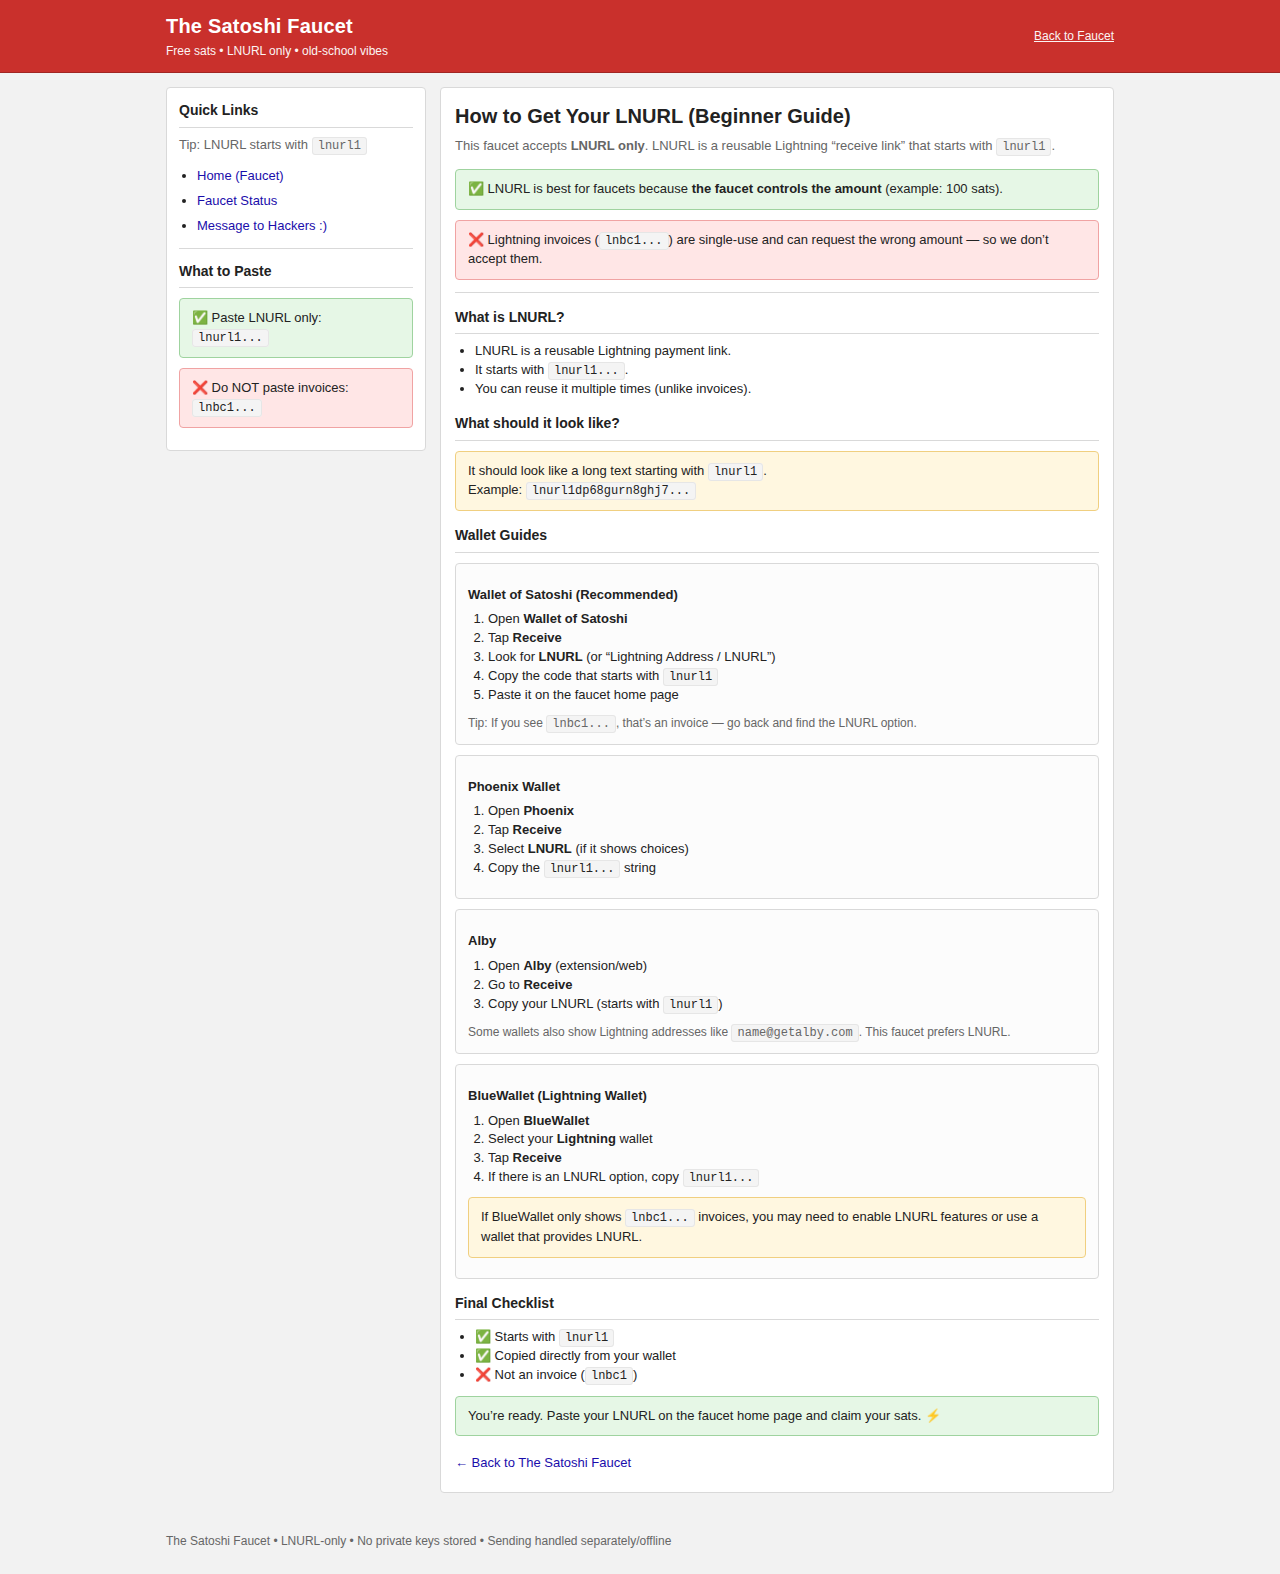
<file: xhow-to-get-lnurl.html>
<!DOCTYPE html>
<html lang="en">
<head>
  <meta charset="UTF-8" />
  <title>How to Get LNURL – The Satoshi Faucet</title>
  <meta name="viewport" content="width=device-width, initial-scale=1" />

  <style>
    /* Match the old faucet vibe */
    :root {
      --bg: #f2f2f2;
      --header-bg: #c9302c;
      --header-text: #fff;
      --panel-bg: #fff;
      --border: #d9d9d9;
      --text: #222;
      --muted: #666;
      --link: #1a0dab;
      --ok-bg: #e6f7e6;
      --ok-border: #9fd39f;
      --warn-bg: #fff7e0;
      --warn-border: #f0cf80;
      --bad-bg: #ffe6e6;
      --bad-border: #f0a3a3;
    }

    * { box-sizing: border-box; }

    body {
      margin: 0;
      font-family: Arial, Helvetica, sans-serif;
      background: var(--bg);
      color: var(--text);
      line-height: 1.45;
    }

    a {
      color: var(--link);
      text-decoration: none;
    }
    a:hover { text-decoration: underline; }

    /* Classic top bar */
    header {
      background: var(--header-bg);
      color: var(--header-text);
      padding: 12px 0;
      border-bottom: 1px solid rgba(0,0,0,0.2);
    }

    .header-inner {
      max-width: 980px;
      margin: 0 auto;
      padding: 0 16px;
      display: flex;
      align-items: center;
      justify-content: space-between;
      gap: 12px;
    }

    .brand {
      display: flex;
      flex-direction: column;
      gap: 2px;
    }

    .brand-title {
      font-size: 20px;
      font-weight: bold;
      letter-spacing: 0.2px;
    }

    .brand-subtitle {
      font-size: 12px;
      opacity: 0.95;
    }

    .header-links {
      font-size: 12px;
      opacity: 0.95;
      white-space: nowrap;
    }
    .header-links a { color: #fff; text-decoration: underline; }

    /* Main container (old faucet layout) */
    .main-container {
      max-width: 980px;
      margin: 0 auto;
      padding: 14px 16px 40px;
      display: flex;
      gap: 14px;
    }

    /* Sidebar */
    .sidebar {
      width: 260px;
      flex-shrink: 0;
      background: var(--panel-bg);
      border: 1px solid var(--border);
      border-radius: 4px;
      padding: 12px;
      height: fit-content;
    }

    .sidebar h2 {
      font-size: 14px;
      margin: 0 0 8px;
      padding-bottom: 6px;
      border-bottom: 1px solid var(--border);
    }

    .sidebar .sidebar-value {
      font-size: 13px;
      color: var(--muted);
      margin-bottom: 12px;
    }

    .sidebar ul {
      margin: 8px 0 0;
      padding-left: 18px;
    }

    .sidebar li {
      font-size: 13px;
      margin: 6px 0;
    }

    /* Content panel */
    .content {
      flex: 1;
      background: var(--panel-bg);
      border: 1px solid var(--border);
      border-radius: 4px;
      padding: 14px 14px 18px;
    }

    .content h1 {
      font-size: 20px;
      margin: 0 0 6px;
    }

    .lead {
      font-size: 13px;
      color: var(--muted);
      margin: 0 0 12px;
    }

    .divider {
      border: none;
      border-top: 1px solid var(--border);
      margin: 12px 0;
    }

    .callout {
      border: 1px solid var(--border);
      border-radius: 4px;
      padding: 10px 12px;
      margin: 10px 0;
      font-size: 13px;
    }
    .callout.ok {
      background: var(--ok-bg);
      border-color: var(--ok-border);
    }
    .callout.warn {
      background: var(--warn-bg);
      border-color: var(--warn-border);
    }
    .callout.bad {
      background: var(--bad-bg);
      border-color: var(--bad-border);
    }

    .code {
      font-family: "Courier New", Courier, monospace;
      background: #f4f4f4;
      border: 1px solid #e6e6e6;
      padding: 1px 5px;
      border-radius: 3px;
      font-size: 12px;
    }

    h2.section-title {
      font-size: 14px;
      margin: 14px 0 8px;
      padding-bottom: 6px;
      border-bottom: 1px solid var(--border);
    }

    h3.wallet-title {
      font-size: 13px;
      margin: 12px 0 6px;
    }

    ol, ul {
      margin: 6px 0 10px;
      padding-left: 20px;
      font-size: 13px;
    }

    .wallet-box {
      border: 1px solid var(--border);
      border-radius: 4px;
      padding: 10px 12px;
      margin: 10px 0;
      background: #fcfcfc;
    }

    .tiny {
      font-size: 12px;
      color: var(--muted);
    }

    .back-link {
      display: inline-block;
      margin-top: 8px;
      font-size: 13px;
    }

    footer {
      max-width: 980px;
      margin: 0 auto;
      padding: 0 16px 24px;
      color: var(--muted);
      font-size: 12px;
    }

    /* Responsive: stack sidebar on small screens */
    @media (max-width: 820px) {
      .main-container {
        flex-direction: column;
      }
      .sidebar {
        width: 100%;
      }
    }
  </style>
</head>

<body>
  <header>
    <div class="header-inner">
      <div class="brand">
        <div class="brand-title">The Satoshi Faucet</div>
        <div class="brand-subtitle">Free sats • LNURL only • old-school vibes</div>
      </div>
      <div class="header-links">
        <a href="index.html">Back to Faucet</a>
      </div>
    </div>
  </header>

  <main class="main-container">
    <!-- Sidebar -->
    <aside class="sidebar">
      <h2>Quick Links</h2>
      <div class="sidebar-value">Tip: LNURL starts with <span class="code">lnurl1</span></div>
      <ul>
        <li><a href="index.html">Home (Faucet)</a></li>
        <li><a href="faucet-status.php">Faucet Status</a></li>
        <li><a href="hackers.html">Message to Hackers :)</a></li>
      </ul>

      <hr class="divider" />

      <h2>What to Paste</h2>
      <div class="callout ok">
        ✅ Paste LNURL only:<br/>
        <span class="code">lnurl1...</span>
      </div>
      <div class="callout bad">
        ❌ Do NOT paste invoices:<br/>
        <span class="code">lnbc1...</span>
      </div>
    </aside>

    <!-- Content -->
    <section class="content">
      <h1>How to Get Your LNURL (Beginner Guide)</h1>
      <p class="lead">
        This faucet accepts <strong>LNURL only</strong>. LNURL is a reusable Lightning “receive link” that starts with
        <span class="code">lnurl1</span>.
      </p>

      <div class="callout ok">
        ✅ LNURL is best for faucets because <strong>the faucet controls the amount</strong> (example: 100 sats).
      </div>

      <div class="callout bad">
        ❌ Lightning invoices (<span class="code">lnbc1...</span>) are single-use and can request the wrong amount — so we don’t accept them.
      </div>

      <hr class="divider" />

      <h2 class="section-title">What is LNURL?</h2>
      <ul>
        <li>LNURL is a reusable Lightning payment link.</li>
        <li>It starts with <span class="code">lnurl1...</span>.</li>
        <li>You can reuse it multiple times (unlike invoices).</li>
      </ul>

      <h2 class="section-title">What should it look like?</h2>
      <div class="callout warn">
        It should look like a long text starting with <span class="code">lnurl1</span>.<br/>
        Example: <span class="code">lnurl1dp68gurn8ghj7...</span>
      </div>

      <h2 class="section-title">Wallet Guides</h2>

      <div class="wallet-box">
        <h3 class="wallet-title">Wallet of Satoshi (Recommended)</h3>
        <ol>
          <li>Open <strong>Wallet of Satoshi</strong></li>
          <li>Tap <strong>Receive</strong></li>
          <li>Look for <strong>LNURL</strong> (or “Lightning Address / LNURL”)</li>
          <li>Copy the code that starts with <span class="code">lnurl1</span></li>
          <li>Paste it on the faucet home page</li>
        </ol>
        <div class="tiny">Tip: If you see <span class="code">lnbc1...</span>, that’s an invoice — go back and find the LNURL option.</div>
      </div>

      <div class="wallet-box">
        <h3 class="wallet-title">Phoenix Wallet</h3>
        <ol>
          <li>Open <strong>Phoenix</strong></li>
          <li>Tap <strong>Receive</strong></li>
          <li>Select <strong>LNURL</strong> (if it shows choices)</li>
          <li>Copy the <span class="code">lnurl1...</span> string</li>
        </ol>
      </div>

      <div class="wallet-box">
        <h3 class="wallet-title">Alby</h3>
        <ol>
          <li>Open <strong>Alby</strong> (extension/web)</li>
          <li>Go to <strong>Receive</strong></li>
          <li>Copy your LNURL (starts with <span class="code">lnurl1</span>)</li>
        </ol>
        <div class="tiny">Some wallets also show Lightning addresses like <span class="code">name@getalby.com</span>. This faucet prefers LNURL.</div>
      </div>

      <div class="wallet-box">
        <h3 class="wallet-title">BlueWallet (Lightning Wallet)</h3>
        <ol>
          <li>Open <strong>BlueWallet</strong></li>
          <li>Select your <strong>Lightning</strong> wallet</li>
          <li>Tap <strong>Receive</strong></li>
          <li>If there is an LNURL option, copy <span class="code">lnurl1...</span></li>
        </ol>
        <div class="callout warn">
          If BlueWallet only shows <span class="code">lnbc1...</span> invoices, you may need to enable LNURL features or use a wallet that provides LNURL.
        </div>
      </div>

      <h2 class="section-title">Final Checklist</h2>
      <ul>
        <li>✅ Starts with <span class="code">lnurl1</span></li>
        <li>✅ Copied directly from your wallet</li>
        <li>❌ Not an invoice (<span class="code">lnbc1</span>)</li>
      </ul>

      <div class="callout ok">
        You’re ready. Paste your LNURL on the faucet home page and claim your sats. ⚡
      </div>

      <a class="back-link" href="index.html">&larr; Back to The Satoshi Faucet</a>
    </section>
  </main>

  <footer>
    The Satoshi Faucet • LNURL-only • No private keys stored • Sending handled separately/offline
  </footer>
</body>
</html>
</file>
<file: assets/style.css>
:root {
  --accent: #c9302c;
  --accent-dark: #a72824;
  --border-color: #ddd;
  --bg-light: #fafafa;
  --font-main: -apple-system, BlinkMacSystemFont, "Segoe UI", Roboto, Helvetica, Arial, sans-serif;
}

* {
  box-sizing: border-box;
}

body {
  margin: 0;
  padding: 0;
  font-family: var(--font-main);
  background: #ffffff;
  color: #222;
  line-height: 1.5;
}

.page {
  max-width: 960px;
  margin: 0 auto;
  padding: 24px 16px 40px;
}

header {
  text-align: center;
  margin-bottom: 50px;
  position: relative;
  /* so we can position the tap inside */
  padding-left: 120px;
  /* leave room for tap on the left */
}

.logo-area {
  display: inline-flex;
  align-items: center;
  gap: 12px;
  margin-bottom: 8px;
}

.faucet-icon {
  width: 40px;
  height: 40px;
  border-radius: 4px;
  border: 2px solid var(--accent);
  position: relative;
}

.faucet-icon::before,
.faucet-icon::after {
  content: "";
  position: absolute;
  background: var(--accent);
}

.faucet-icon::before {
  /* horizontal pipe */
  height: 8px;
  width: 85%;
  top: 8px;
  left: 3px;
  border-radius: 4px;
}

.faucet-icon::after {
  /* drop */
  width: 8px;
  height: 12px;
  border-radius: 50%;
  bottom: 4px;
  left: 16px;
}

/* Tap image in the top-left */
.tap-image {
  position: absolute;
  left: 0;
  top: 0;
  max-width: 120px;
  height: auto;
}

h1 {
  font-size: 2.1rem;
  margin: 0;
  font-weight: 600;
}

.subtitle {
  margin-top: 6px;
  font-size: 0.95rem;
  color: #666;
}

.layout {
  display: flex;
  align-items: flex-start;
  gap: 24px;
  margin-top: 24px;
}

.sidebar {
  flex: 0 0 170px;
  font-size: 0.9rem;
  border-right: 1px solid var(--border-color);
  padding-right: 16px;
}

.sidebar h2 {
  font-size: 1rem;
  margin-top: 0;
  margin-bottom: 8px;
}

.sidebar-value {
  font-weight: 600;
  margin-bottom: 16px;
}

.sidebar ul {
  list-style: none;
  padding: 0;
  margin: 0;
}

.sidebar li+li {
  margin-top: 4px;
}

.sidebar a {
  color: #1a0dab;
  text-decoration: none;
}

.sidebar a:hover {
  text-decoration: underline;
}

main {
  flex: 1;
  min-width: 0;
}

.faucet-panel {
  border: 1px solid var(--border-color);
  padding: 16px;
  background: var(--bg-light);
  margin-bottom: 24px;
}

.faucet-panel-title {
  font-weight: 600;
  margin-bottom: 8px;
}

.faucet-panel-text {
  font-size: 0.95rem;
  margin-bottom: 12px;
}

.captcha-wrap {
  border: 2px solid var(--accent);
  background: #fff;
  padding: 12px;
  margin-bottom: 12px;
}

.captcha-note {
  font-size: 0.8rem;
  color: #555;
  margin-bottom: 8px;
}

.address-row {
  display: flex;
  flex-wrap: wrap;
  align-items: center;
  gap: 8px;
  margin-top: 12px;
  font-size: 0.9rem;
}

.address-row label {
  white-space: nowrap;
}

.address-row input[type="text"] {
  flex: 1;
  min-width: 180px;
  padding: 6px 8px;
  border-radius: 2px;
  border: 1px solid #ccc;
  font-size: 0.9rem;
}

.btn-primary {
  padding: 7px 14px;
  background: var(--accent);
  color: #fff;
  border: 1px solid var(--accent-dark);
  border-radius: 2px;
  font-size: 0.9rem;
  cursor: pointer;
  white-space: nowrap;
}

.btn-primary:hover {
  background: var(--accent-dark);
}

.btn-primary:disabled {
  opacity: 0.55;
  cursor: default;
}

.status-message {
  margin-top: 10px;
  font-size: 0.85rem;
  color: #444;
}

.status-success {
  color: #0a7f00;
}

.status-error {
  color: #b30000;
}

section {
  margin-bottom: 20px;
  font-size: 0.95rem;
}

section h2 {
  font-size: 1.1rem;
  margin-bottom: 6px;
}

section p {
  margin: 4px 0;
}

footer {
  margin-top: 32px;
  font-size: 0.8rem;
  color: #777;
  text-align: center;
}

/************/
.recent-activity {
  margin-top: 18px;
  font-size: 0.85rem;
}

.recent-activity-box {
  border: 1px solid var(--border-color);
  background: linear-gradient(135deg, #fff7f7, #f7fbff);
  border-radius: 6px;
  padding: 6px 6px 4px;
  max-height: 240px;
  /* small window */
  overflow-y: auto;
  box-shadow: 0 1px 2px rgba(0, 0, 0, 0.06);
}

.recent-activity h2 {
  font-size: 0.95rem;
  margin-bottom: 6px;
}

.recent-activity-list {
  list-style: none;
  margin: 0;
  padding: 0;
}

.recent-activity-item {
  display: grid;
  grid-template-columns: 40px 1fr auto auto;
  /* id, invoice, status, time */
  align-items: center;
  gap: 4px;
  padding: 4px 4px;
  border-bottom: 1px solid rgba(0, 0, 0, 0.04);
}

.recent-activity-item:last-child {
  border-bottom: none;
}

/* Column: ID */
.recent-col-id {
  font-size: 0.78rem;
  font-weight: 600;
  color: #555;
  text-align: center;
}

/* Column: invoice pill */
.recent-col-invoice {
  display: flex;
  align-items: center;
  justify-content: flex-start;
}

.recent-invoice-pill {
  display: inline-flex;
  align-items: center;
  gap: 4px;
  padding: 2px 6px;
  border-radius: 999px;
  background: rgba(0, 0, 0, 0.04);
  font-size: 0.76rem;
  max-width: 130px;
  white-space: nowrap;
  overflow: hidden;
  text-overflow: ellipsis;
  cursor: default;
}

.recent-invoice-icon {
  font-size: 0.78rem;
}

/* Column: status pill */
.recent-col-status {
  text-align: center;
}

.recent-status-pill {
  display: inline-flex;
  align-items: center;
  gap: 4px;
  padding: 2px 6px;
  border-radius: 999px;
  font-size: 0.72rem;
  font-weight: 600;
}

/* base */
.recent-status-pending,
.recent-status-processing,
.recent-status-paid,
.recent-status-failed,
.recent-status-blocked {
  border: 1px solid transparent;
}

/* Queued / pending / processing */
.recent-status-pending,
.recent-status-processing {
  background: #fff7e0;
  border-color: #f0cf80;
  color: #8a5a00;
}

/* Paid */
.recent-status-paid {
  background: #e6f7e6;
  border-color: #9fd39f;
  color: #0a7f00;
}

/* Failed / blocked */
.recent-status-failed,
.recent-status-blocked {
  background: #ffe6e6;
  border-color: #f0a3a3;
  color: #a30000;
}

/* Column: time icon */
.recent-col-time {
  text-align: center;
}

.recent-time-icon {
  font-size: 0.9rem;
  cursor: default;
  opacity: 0.8;
}

/* Footer link */
.recent-activity-footer {
  border-top: 1px solid rgba(0, 0, 0, 0.06);
  margin-top: 4px;
  padding-top: 4px;
  text-align: right;
  font-size: 0.75rem;
}

/*************/
@media (max-width: 768px) {
  .layout {
    flex-direction: column;
  }

  .sidebar {
    border-right: none;
    border-bottom: 1px solid var(--border-color);
    padding-right: 0;
    padding-bottom: 12px;
    margin-bottom: 16px;
  }

  .faucet-panel {
    padding: 14px;
  }
}

/* Make the tap behave nicely on small screens */
@media (max-width: 600px) {
  header {
    padding-left: 0;
  }

  .tap-image {
    position: static;
    display: block;
    margin: 0 auto 8px;
  }
}

@media (prefers-reduced-motion: reduce) {
  * {
    scroll-behavior: auto !important;
    animation-duration: 0.001ms !important;
    animation-iteration-count: 1 !important;
    transition-duration: 0.001ms !important;
  }
}
</file>
<file: assets/innerstyle.css>
:root {
      --accent: #c9302c;
      --accent-soft: #fce7e6;
      --border-color: #ddd;
      --bg-light: #fafafa;
      --font-main: -apple-system, BlinkMacSystemFont, "Segoe UI", Roboto, Helvetica, Arial, sans-serif;
    }

    * {
      box-sizing: border-box;
    }

    body {
      margin: 0;
      padding: 0;
      font-family: var(--font-main);
      background: #ffffff;
      color: #222;
      line-height: 1.6;
    }

    .page {
      max-width: 960px;
      margin: 0 auto;
      padding: 24px 16px 40px;
    }

    header {
      margin-bottom: 24px;
      border-bottom: 1px solid var(--border-color);
      padding-bottom: 12px;
    }

    h1 {
      font-size: 1.8rem;
      margin: 0 0 4px;
    }

    .subtitle {
      font-size: 0.95rem;
      color: #555;
    }

    a {
      color: #1a0dab;
      text-decoration: none;
    }

    a:hover {
      text-decoration: underline;
    }

    .back-link {
      font-size: 0.9rem;
      margin-bottom: 8px;
      display: inline-block;
    }

    .wallet-list {
      margin: 16px 0 24px;
      padding: 12px;
      background: var(--bg-light);
      border: 1px solid var(--border-color);
      border-radius: 4px;
      font-size: 0.95rem;
    }

    .wallet-list strong {
      display: inline-block;
      margin-bottom: 4px;
    }

    .wallet-link-list {
      margin: 4px 0 0 0;
      padding-left: 20px;
    }

    .wallet-link-list li {
      margin-bottom: 2px;
    }

    section.wallet-guide {
      margin-bottom: 28px;
      border: 1px solid var(--border-color);
      border-radius: 4px;
      padding: 16px 16px 12px;
    }

    section.wallet-guide h2 {
      margin-top: 0;
      font-size: 1.3rem;
    }

    .badge {
      display: inline-block;
      font-size: 0.75rem;
      padding: 2px 6px;
      border-radius: 999px;
      background: var(--accent-soft);
      color: #71110f;
      margin-left: 4px;
    }

    .steps {
      margin: 10px 0 8px;
      padding-left: 20px;
      font-size: 0.95rem;
    }

    .steps li {
      margin-bottom: 4px;
    }

    .example-box {
      margin-top: 10px;
      padding: 8px 10px;
      border-left: 3px solid var(--accent);
      background: #fff7f7;
      font-size: 0.9rem;
    }

    .tip {
      font-size: 0.85rem;
      color: #555;
      margin-top: 4px;
    }

    code {
      font-family: "SFMono-Regular", Menlo, Monaco, Consolas, "Liberation Mono", "Courier New", monospace;
      font-size: 0.85rem;
      background: #f5f5f5;
      padding: 2px 4px;
      border-radius: 3px;
    }

    footer {
      margin-top: 32px;
      font-size: 0.8rem;
      color: #777;
      border-top: 1px solid var(--border-color);
      padding-top: 10px;
    }

    @media (max-width: 600px) {
      h1 {
        font-size: 1.5rem;
      }
      section.wallet-guide {
        padding: 14px 12px 10px;
      }
    }
</file>
